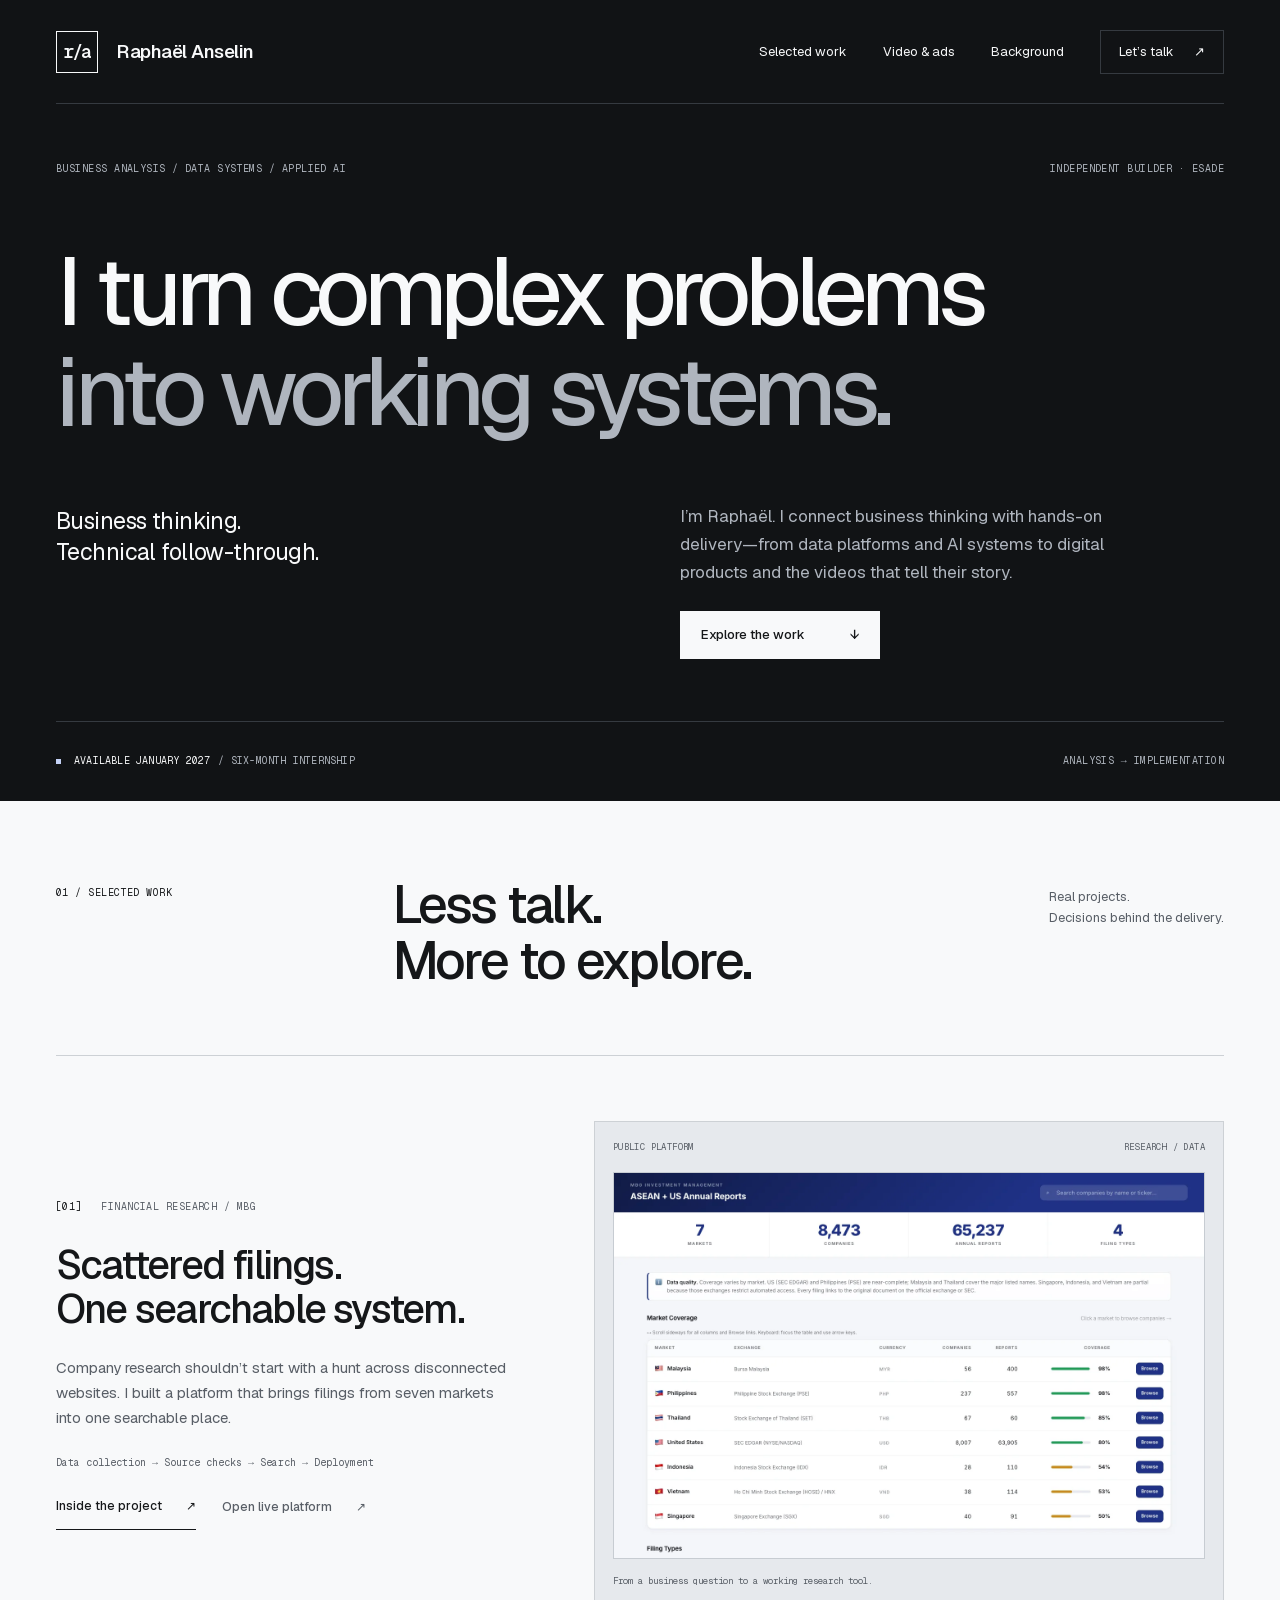
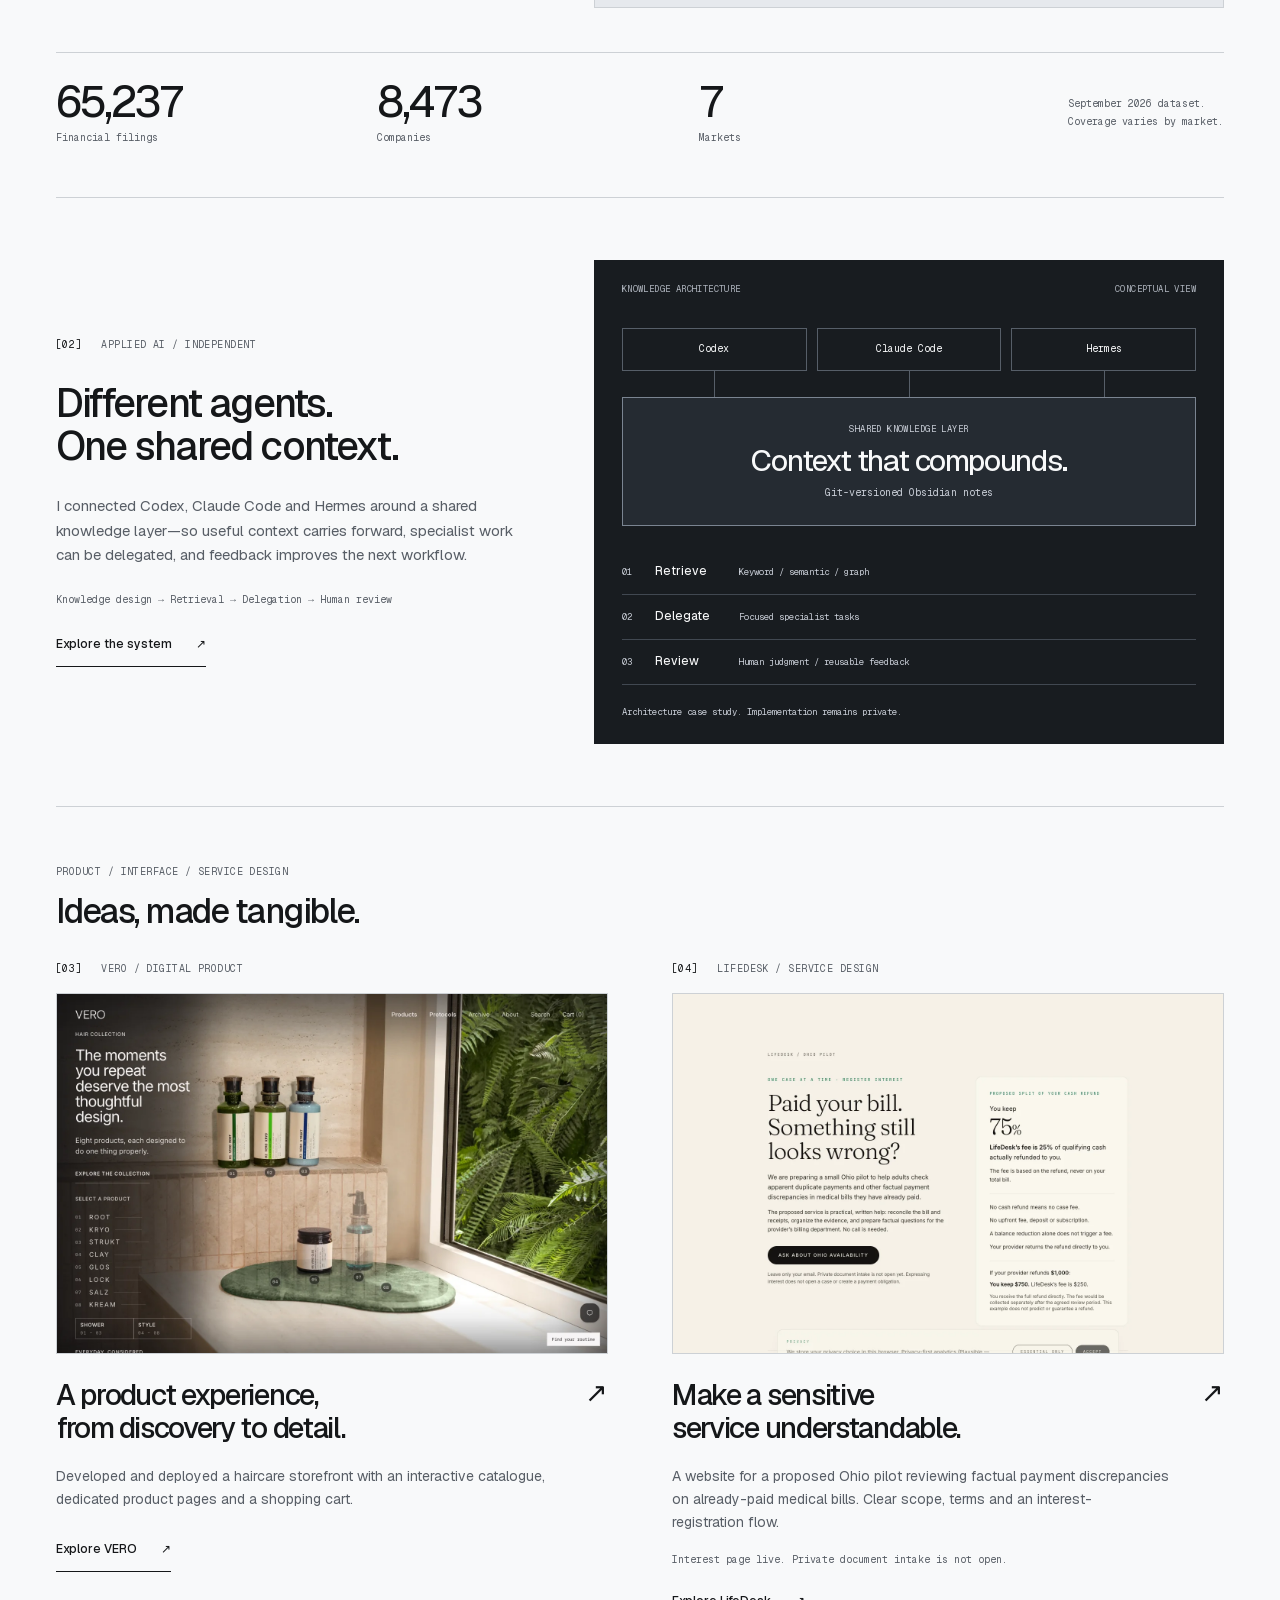
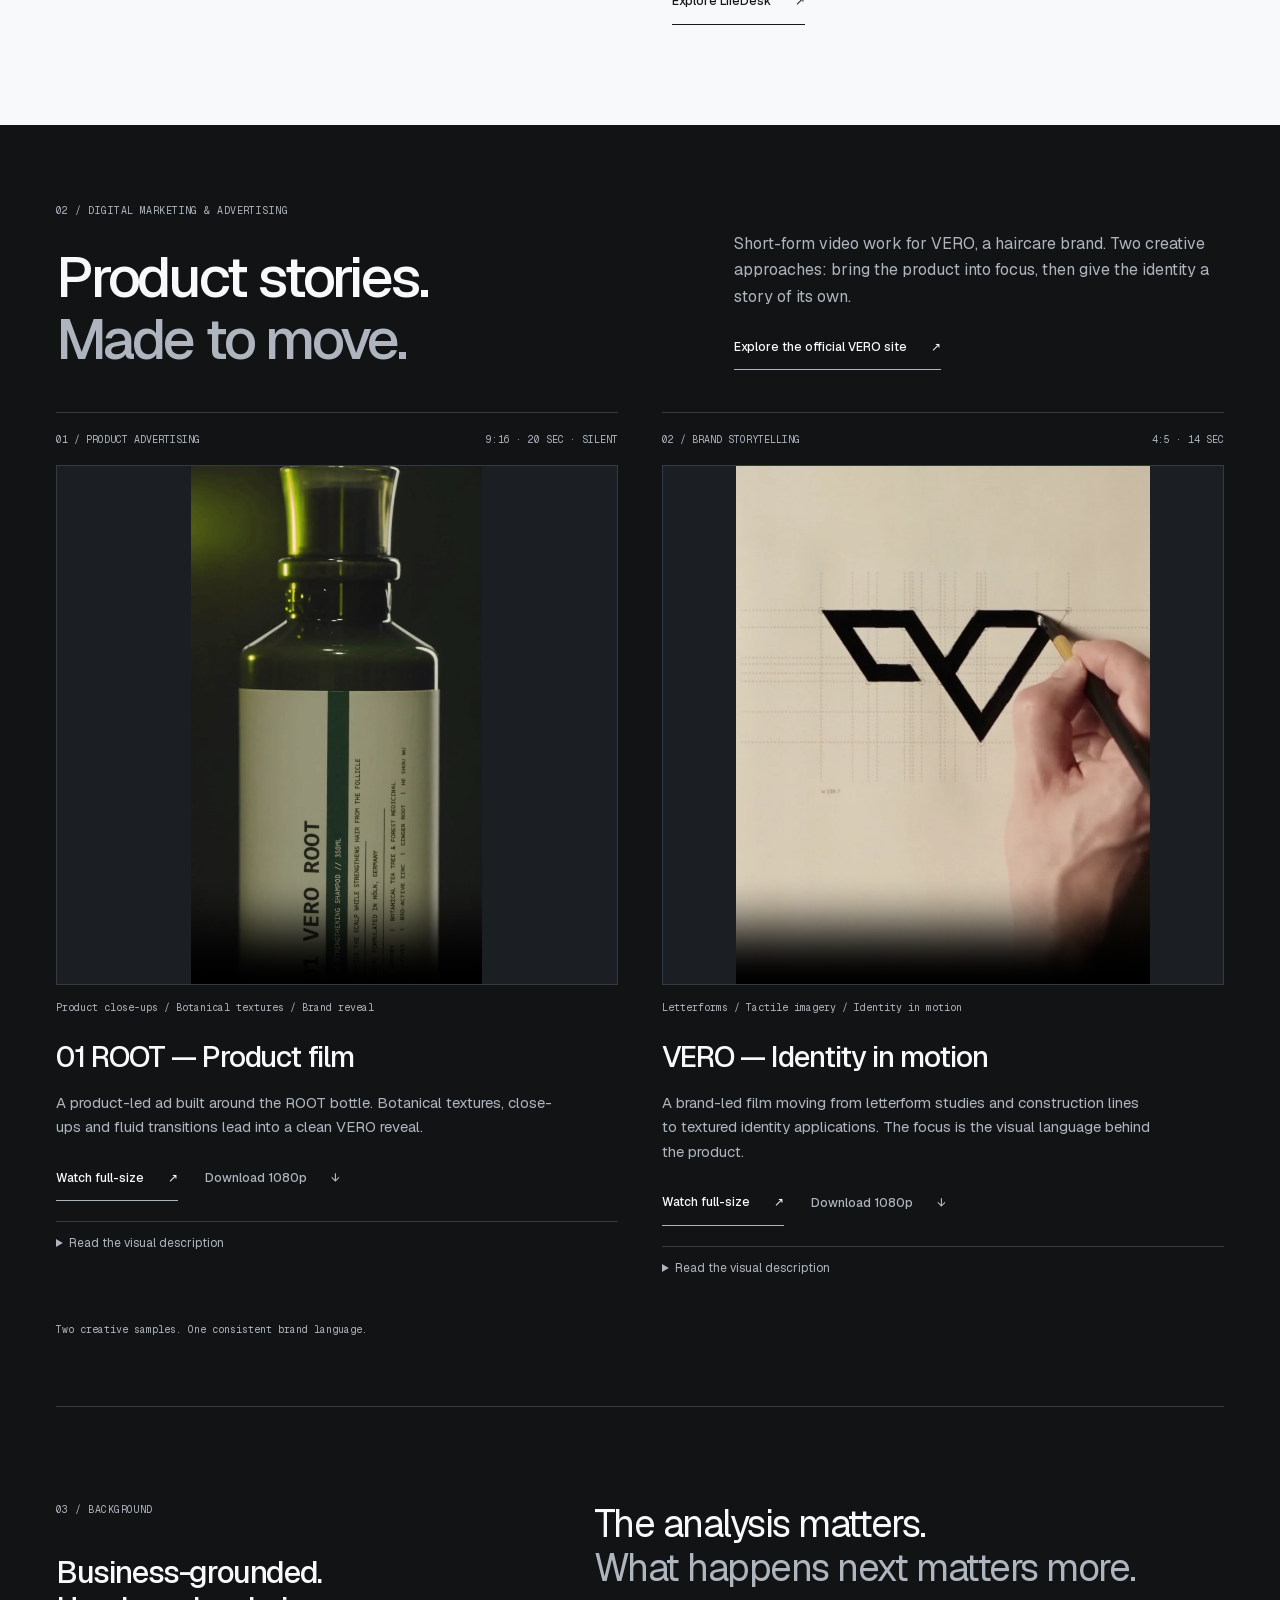
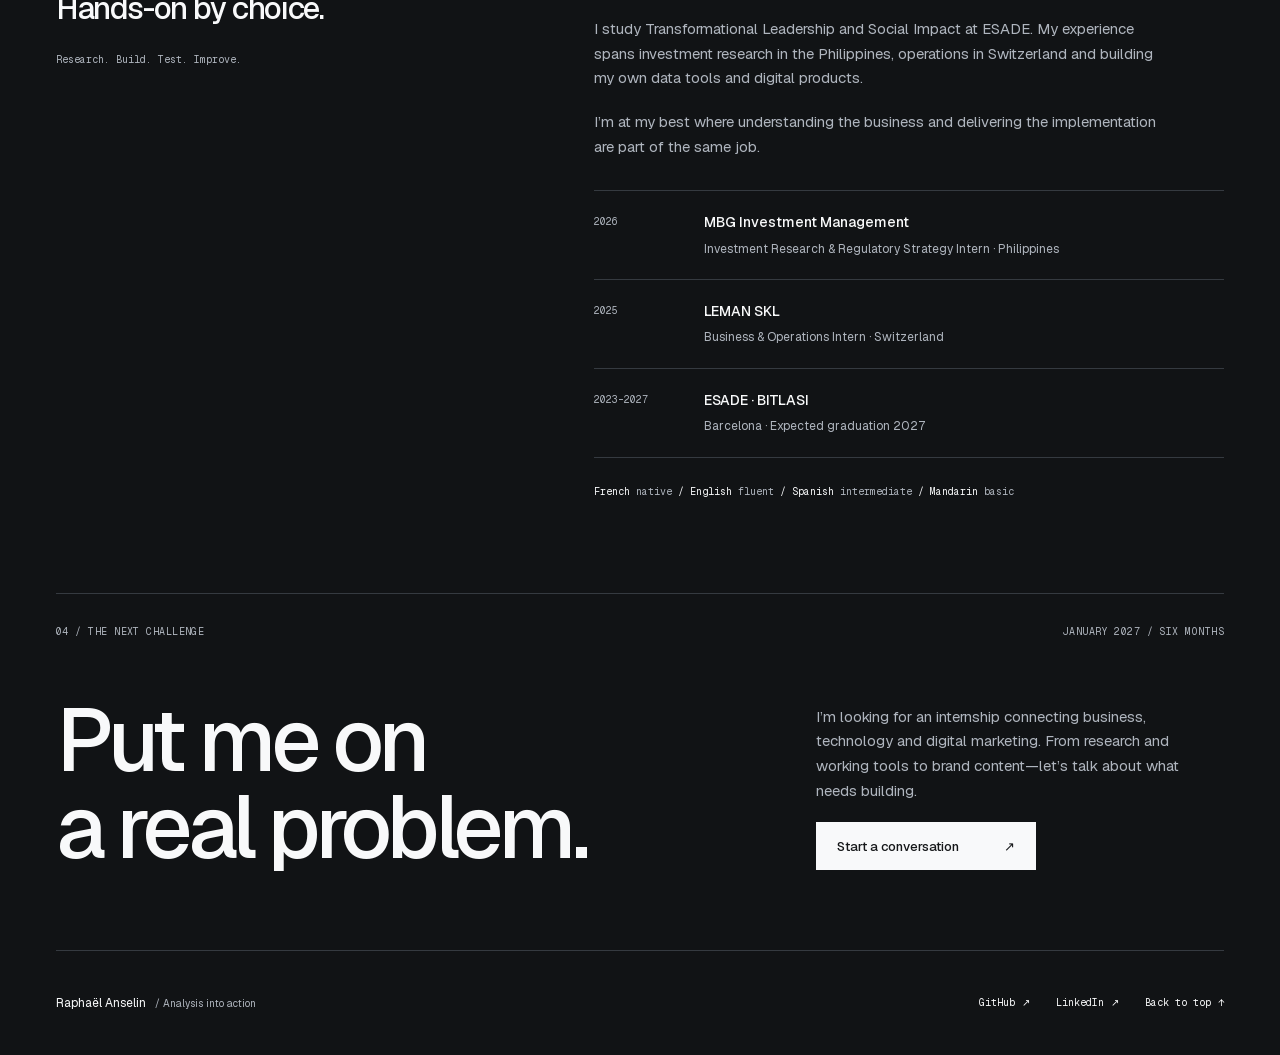
<file: index.html>
<!doctype html>
<html lang="en">
<head>
  <meta charset="utf-8">
  <meta name="viewport" content="width=device-width, initial-scale=1">
  <meta name="theme-color" content="#111315">
  <title>Raphaël Anselin — Analysis into action</title>
  <meta name="description" content="Raphaël Anselin’s work in business analysis, data, applied AI and digital marketing. Explore working products, shared knowledge systems and VERO advertising films.">
  <link rel="canonical" href="https://raphoc-hub.github.io/">
  <meta property="og:type" content="website">
  <meta property="og:title" content="Raphaël Anselin — Analysis into action">
  <meta property="og:description" content="I turn complex problems into working systems—and product ideas into visual stories. Business, data, applied AI and digital marketing.">
  <meta property="og:url" content="https://raphoc-hub.github.io/">
  <meta property="og:image" content="https://raphoc-hub.github.io/assets/og.png">
  <meta property="og:image:width" content="1200"><meta property="og:image:height" content="630">
  <meta property="og:image:alt" content="Raphaël Anselin. Analysis into action. Business, data and applied AI.">
  <meta name="twitter:card" content="summary_large_image">
  <link rel="icon" href="/assets/favicon.svg" type="image/svg+xml">
  <link rel="preload" href="/assets/fonts/geist-latin.woff2" as="font" type="font/woff2" crossorigin>
  <link rel="stylesheet" href="/assets/styles.css">
</head>
<body class="home">
  <a class="skip-link" href="#main">Skip to content</a>
  <header class="site-header page-shell">
    <a class="wordmark" href="/" aria-label="Raphaël Anselin, home"><span class="brand-mark" aria-hidden="true">r/a</span>Raphaël Anselin</a>
    <nav aria-label="Main navigation"><a href="#work">Selected work</a><a href="#motion">Video &amp; ads</a><a href="#about">Background</a><a class="nav-contact" href="#contact">Let’s talk <span aria-hidden="true">↗</span></a></nav>
  </header>
  <main id="main">
    <section class="hero page-shell" aria-labelledby="hero-title">
      <div class="hero-identity"><p class="eyebrow">Business analysis / Data systems / Applied AI</p><p class="eyebrow hero-edition">Independent builder · ESADE</p></div>
      <h1 id="hero-title">I turn complex problems<br><span>into working systems.</span></h1>
      <div class="hero-bottom">
        <p class="hero-statement">Business thinking.<br>Technical follow-through.</p>
        <div class="hero-intro"><p>I’m Raphaël. I connect business thinking with hands-on delivery—from data platforms and AI systems to digital products and the videos that tell their story.</p><a class="button-link" href="#work">Explore the work <span aria-hidden="true">↓</span></a></div>
      </div>
      <div class="hero-footer"><p class="availability"><span class="availability-dot" aria-hidden="true"></span>Available January 2027 <span class="availability-date">/ Six-month internship</span></p><span class="eyebrow">Analysis → Implementation</span></div>
    </section>
    <div class="work-surface">
      <section class="work-section page-shell" id="work" aria-labelledby="work-title">
        <div class="section-heading"><p class="eyebrow">01 / Selected work</p><h2 id="work-title">Less talk.<br>More to explore.</h2><p class="section-note">Real projects. <br>Decisions behind the delivery.</p></div>
        <article class="project project-featured" aria-labelledby="filings-title">
          <div class="project-copy">
            <p class="project-meta"><span class="project-number">[01]</span> Financial research / MBG</p>
            <h3 id="filings-title"><a href="/work/financial-filings/">Scattered filings.<br>One searchable system.</a></h3>
            <p>Company research shouldn’t start with a hunt across disconnected websites. I built a platform that brings filings from seven markets into one searchable place.</p>
            <p class="role-line">Data collection → Source checks → Search → Deployment</p>
            <div class="project-links"><a class="text-link" href="/work/financial-filings/">Inside the project <span aria-hidden="true">↗</span></a><a class="quiet-link" href="https://asean-filings.surge.sh">Open live platform <span aria-hidden="true">↗</span></a></div>
          </div>
          <figure class="project-visual">
            <div class="visual-header"><span class="eyebrow">Public platform</span><span class="eyebrow">Research / Data</span></div>
            <a href="https://asean-filings.surge.sh" aria-label="Explore the live financial-filings platform"><img src="/assets/mbg.webp" alt="Actual public financial-filings platform, with company search and market-level coverage." width="1440" height="940" loading="lazy" decoding="async"></a>
            <figcaption>From a business question to a working research tool.</figcaption>
          </figure>
          <div class="delivery-strip" aria-label="Public dataset coverage"><div><strong>65,237</strong><span>Financial filings</span></div><div><strong>8,473</strong><span>Companies</span></div><div><strong>7</strong><span>Markets</span></div><p>September 2026 dataset. <br>Coverage varies by market.</p></div>
        </article>
        <article class="project project-featured project-ai" aria-labelledby="knowledge-title">
          <div class="project-copy"><p class="project-meta"><span class="project-number">[02]</span> Applied AI / Independent</p><h3 id="knowledge-title"><a href="/work/shared-ai-knowledge/">Different agents.<br>One shared context.</a></h3><p>I connected Codex, Claude Code and Hermes around a shared knowledge layer—so useful context carries forward, specialist work can be delegated, and feedback improves the next workflow.</p><p class="role-line">Knowledge design → Retrieval → Delegation → Human review</p><a class="text-link" href="/work/shared-ai-knowledge/">Explore the system <span aria-hidden="true">↗</span></a></div>
          <div class="knowledge-specimen"><div class="visual-header"><span class="eyebrow">Knowledge architecture</span><span class="eyebrow">Conceptual view</span></div><div class="agent-row"><span>Codex</span><span>Claude Code</span><span>Hermes</span></div><div class="system-core"><span class="eyebrow">Shared knowledge layer</span><strong>Context that compounds.</strong><span>Git-versioned Obsidian notes</span></div><ol class="system-steps"><li><span class="step-number">01</span><strong>Retrieve</strong><span>Keyword / semantic / graph</span></li><li><span class="step-number">02</span><strong>Delegate</strong><span>Focused specialist tasks</span></li><li><span class="step-number">03</span><strong>Review</strong><span>Human judgment / reusable feedback</span></li></ol><p class="specimen-note">Architecture case study. Implementation remains private.</p></div>
        </article>
        <div class="section-subheading"><p class="eyebrow">Product / Interface / Service design</p><h3>Ideas, made tangible.</h3></div>
        <div class="secondary-projects">
          <article class="project-small" aria-labelledby="vero-title"><p class="project-meta"><span class="project-number">[03]</span> VERO / Digital product</p><a class="preview-link" href="https://verolab.co" aria-label="Explore VERO’s live storefront"><img src="/assets/vero.webp" alt="VERO’s live haircare storefront with product catalogue, product pages and cart." width="1440" height="940" loading="lazy" decoding="async"></a><div class="project-small-heading"><h3 id="vero-title">A product experience,<br>from discovery to detail.</h3><span aria-hidden="true">↗</span></div><p>Developed and deployed a haircare storefront with an interactive catalogue, dedicated product pages and a shopping cart.</p><a class="text-link" href="https://verolab.co">Explore VERO <span aria-hidden="true">↗</span></a></article>
          <article class="project-small" aria-labelledby="lifedesk-title"><p class="project-meta"><span class="project-number">[04]</span> LifeDesk / Service design</p><a class="preview-link" href="https://getlifedesk.com" aria-label="Visit LifeDesk’s public pilot interest page"><img src="/assets/lifedesk.webp" alt="LifeDesk’s public Ohio pilot interest page, explaining payment-discrepancy reviews and proposed service terms." width="1440" height="940" loading="lazy" decoding="async"></a><div class="project-small-heading"><h3 id="lifedesk-title">Make a sensitive<br>service understandable.</h3><span aria-hidden="true">↗</span></div><p>A website for a proposed Ohio pilot reviewing factual payment discrepancies on already-paid medical bills. Clear scope, terms and an interest-registration flow.</p><p class="project-status">Interest page live. Private document intake is not open.</p><a class="text-link" href="https://getlifedesk.com">Explore LifeDesk <span aria-hidden="true">↗</span></a></article>
        </div>
      </section>
    </div>
    <section class="motion-section page-shell" id="motion" aria-labelledby="motion-title">
      <div class="motion-heading">
        <div><p class="eyebrow">02 / Digital marketing &amp; advertising</p><h2 id="motion-title">Product stories.<br><span>Made to move.</span></h2></div>
        <div class="motion-intro"><p>Short-form video work for VERO, a haircare brand. Two creative approaches: bring the product into focus, then give the identity a story of its own.</p><a class="text-link" href="https://verolab.co">Explore the official VERO site <span aria-hidden="true">↗</span></a></div>
      </div>
      <div class="film-grid">
        <article class="film" aria-labelledby="film-product-title">
          <div class="film-meta"><span>01 / Product advertising</span><span>9:16 · 20 sec · Silent</span></div>
          <figure class="film-figure">
            <div class="film-stage"><video controls playsinline preload="none" width="720" height="1280" poster="/assets/video/vero-1-1.webp" aria-labelledby="film-product-title" aria-describedby="film-product-caption"><source src="/assets/video/vero-1-1-compatible.mp4" type="video/mp4"><track kind="descriptions" src="/assets/video/vero-1-1.vtt" srclang="en" label="English visual description">Your browser cannot play this video. <a href="/assets/video/vero-1-1-compatible.mp4">Open the ROOT product film</a>.</video></div>
            <figcaption id="film-product-caption">Product close-ups / Botanical textures / Brand reveal</figcaption>
          </figure>
          <h3 id="film-product-title">01 ROOT — Product film</h3>
          <p>A product-led ad built around the ROOT bottle. Botanical textures, close-ups and fluid transitions lead into a clean VERO reveal.</p>
          <div class="film-links"><a class="text-link" href="/assets/video/vero-1-1-compatible.mp4">Watch full-size <span aria-hidden="true">↗</span></a><a class="quiet-link" href="/assets/video/vero-1-1.mp4" download="VERO-ROOT-Product-Film.mp4">Download 1080p <span aria-hidden="true">↓</span></a></div>
          <details class="film-description"><summary>Read the visual description</summary><p>A green ROOT bottle appears behind a translucent circular shape. Leaf and seed-like textures alternate with product close-ups, circular crops and motion-blurred transitions. A final overhead composition gives way to the VERO wordmark. This film has no audio track.</p></details>
        </article>
        <article class="film" aria-labelledby="film-identity-title">
          <div class="film-meta"><span>02 / Brand storytelling</span><span>4:5 · 14 sec</span></div>
          <figure class="film-figure">
            <div class="film-stage"><video controls playsinline preload="none" width="720" height="900" poster="/assets/video/vero-1-2.webp" aria-labelledby="film-identity-title" aria-describedby="film-identity-caption"><source src="/assets/video/vero-1-2-compatible.mp4" type="video/mp4"><track kind="descriptions" src="/assets/video/vero-1-2.vtt" srclang="en" label="English visual description">Your browser cannot play this video. <a href="/assets/video/vero-1-2-compatible.mp4">Open the VERO identity film</a>.</video></div>
            <figcaption id="film-identity-caption">Letterforms / Tactile imagery / Identity in motion</figcaption>
          </figure>
          <h3 id="film-identity-title">VERO — Identity in motion</h3>
          <p>A brand-led film moving from letterform studies and construction lines to textured identity applications. The focus is the visual language behind the product.</p>
          <div class="film-links"><a class="text-link" href="/assets/video/vero-1-2-compatible.mp4">Watch full-size <span aria-hidden="true">↗</span></a><a class="quiet-link" href="/assets/video/vero-1-2.mp4" download="VERO-Identity-in-Motion.mp4">Download 1080p <span aria-hidden="true">↓</span></a></div>
          <details class="film-description"><summary>Read the visual description</summary><p>Large VERO letterforms appear on drafting paper, followed by a grid of individual letters and hands over a design sheet. The wordmark is shown on textured paper. A geometric monogram develops through construction drawings, then appears on fabric before the film closes on the VERO wordmark.</p></details>
        </article>
      </div>
      <p class="motion-note">Two creative samples. One consistent brand language.</p>
    </section>
    <section class="about-section page-shell" id="about" aria-labelledby="about-title">
      <div class="section-side"><p class="eyebrow">03 / Background</p><h2 id="about-title">Business-grounded.<br>Hands-on by choice.</h2><p class="side-note">Research. Build. Test. Improve.</p></div>
      <div class="about-content"><p class="about-lead">The analysis matters.<br><span>What happens next matters more.</span></p><p>I study Transformational Leadership and Social Impact at ESADE. My experience spans investment research in the Philippines, operations in Switzerland and building my own data tools and digital products.</p><p>I’m at my best where understanding the business and delivering the implementation are part of the same job.</p><dl class="experience-list"><div><dt>2026</dt><dd><strong>MBG Investment Management</strong><span>Investment Research &amp; Regulatory Strategy Intern · Philippines</span></dd></div><div><dt>2025</dt><dd><strong>LEMAN SKL</strong><span>Business &amp; Operations Intern · Switzerland</span></dd></div><div><dt>2023–2027</dt><dd><strong>ESADE · BITLASI</strong><span>Barcelona · Expected graduation 2027</span></dd></div></dl><p class="language-note">French <span>native</span> / English <span>fluent</span> / Spanish <span>intermediate</span> / Mandarin <span>basic</span></p></div>
    </section>
    <section class="contact-section page-shell" id="contact" aria-labelledby="contact-title"><div class="contact-top"><p class="eyebrow">04 / The next challenge</p><p class="eyebrow">January 2027 / Six months</p></div><div class="contact-grid"><h2 id="contact-title">Put me on<br>a real problem.</h2><div><p>I’m looking for an internship connecting business, technology and digital marketing. From research and working tools to brand content—let’s talk about what needs building.</p><a class="button-link" href="https://www.linkedin.com/in/raphaëlanselin">Start a conversation <span aria-hidden="true">↗</span></a></div></div></section>
  </main>
  <footer class="site-footer page-shell"><p>Raphaël Anselin <span>/ Analysis into action</span></p><div><a href="https://github.com/raphoc-hub">GitHub <span aria-hidden="true">↗</span></a><a href="https://www.linkedin.com/in/raphaëlanselin">LinkedIn <span aria-hidden="true">↗</span></a><a href="#main">Back to top <span aria-hidden="true">↑</span></a></div></footer>
</body>
</html>
</file>
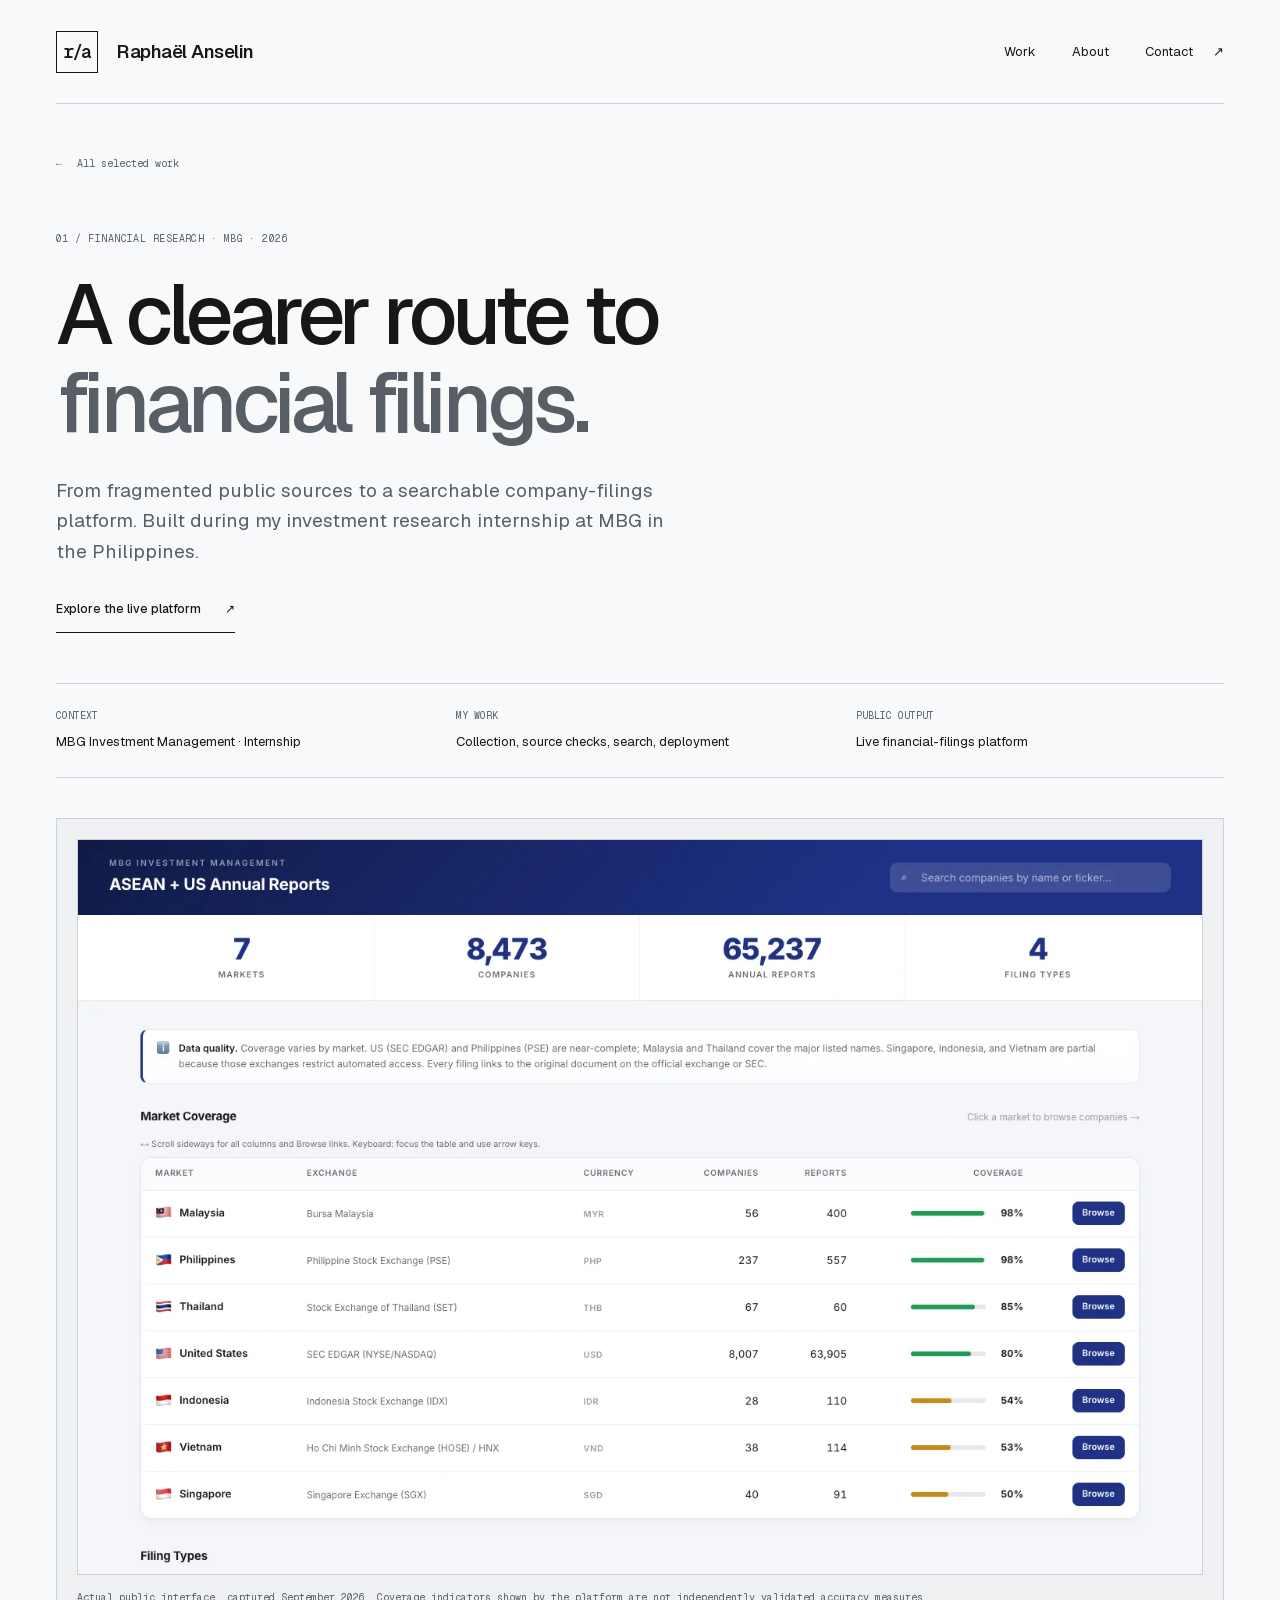
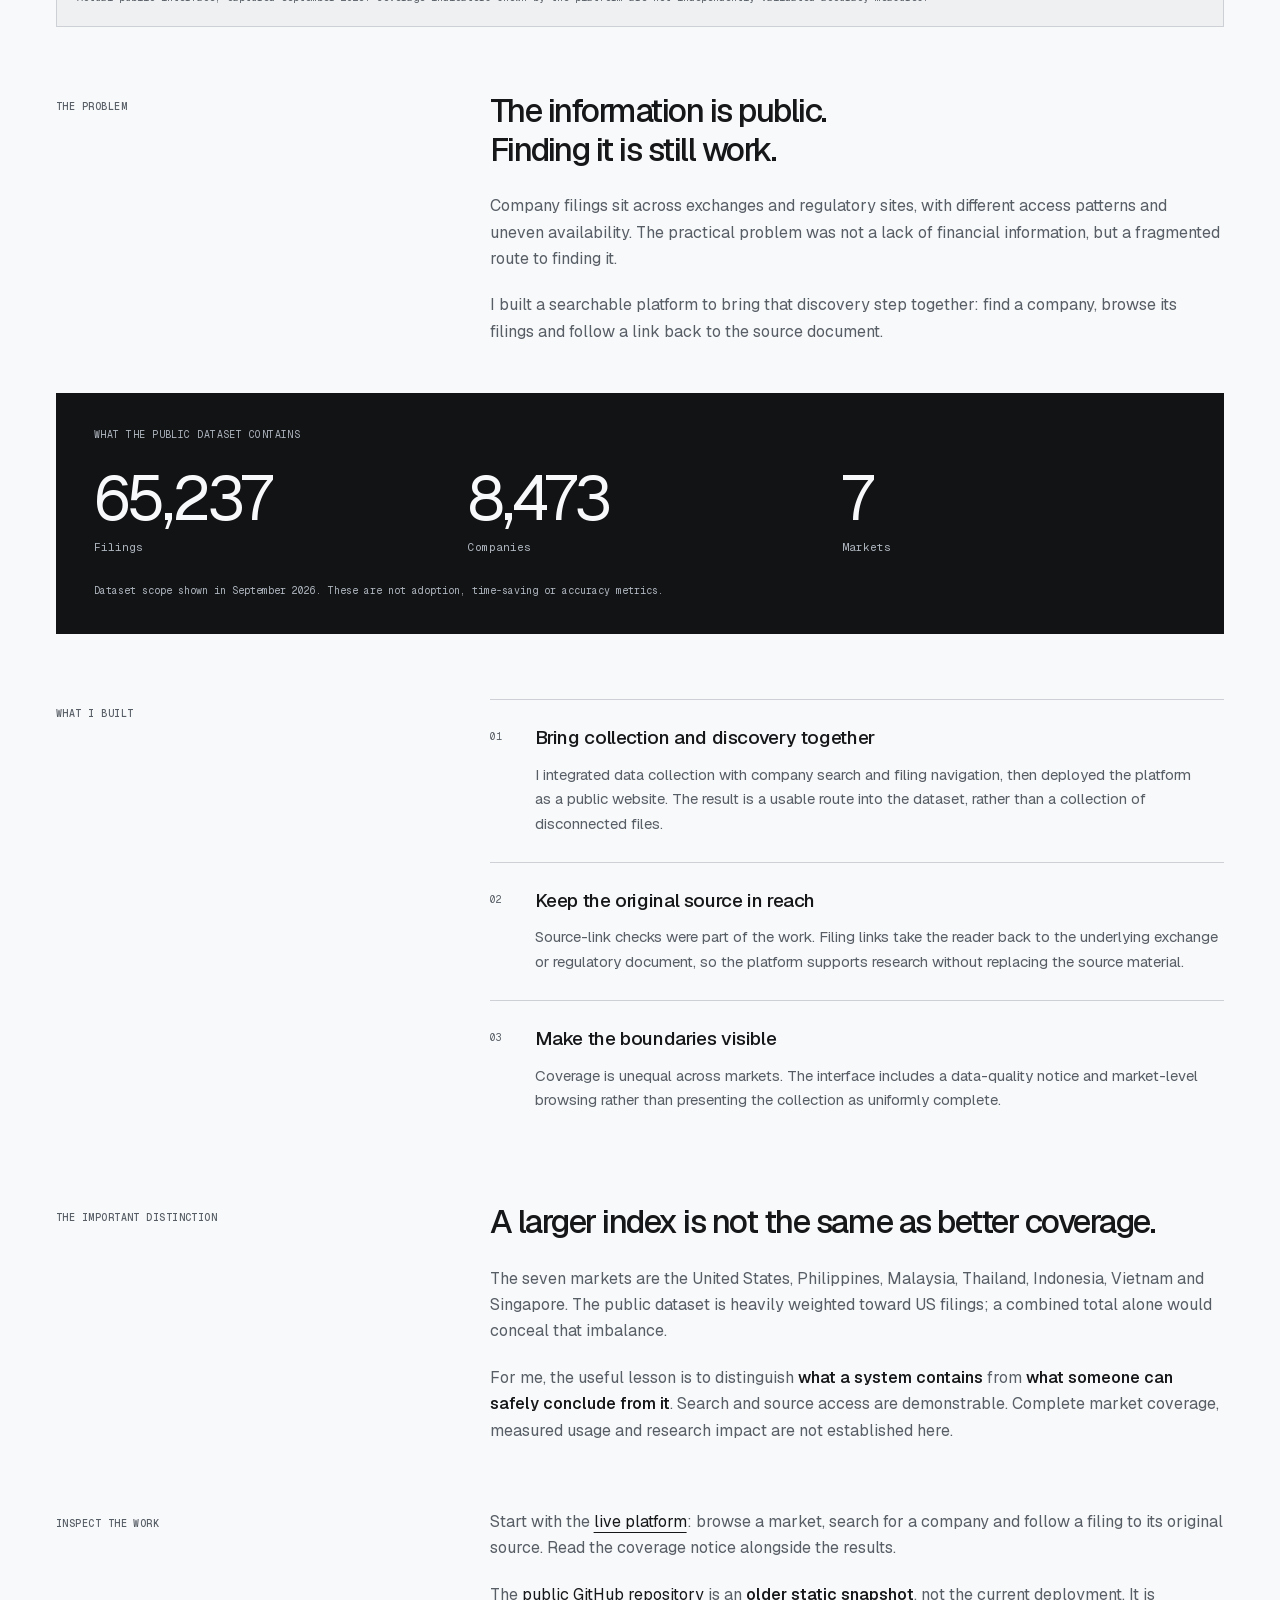
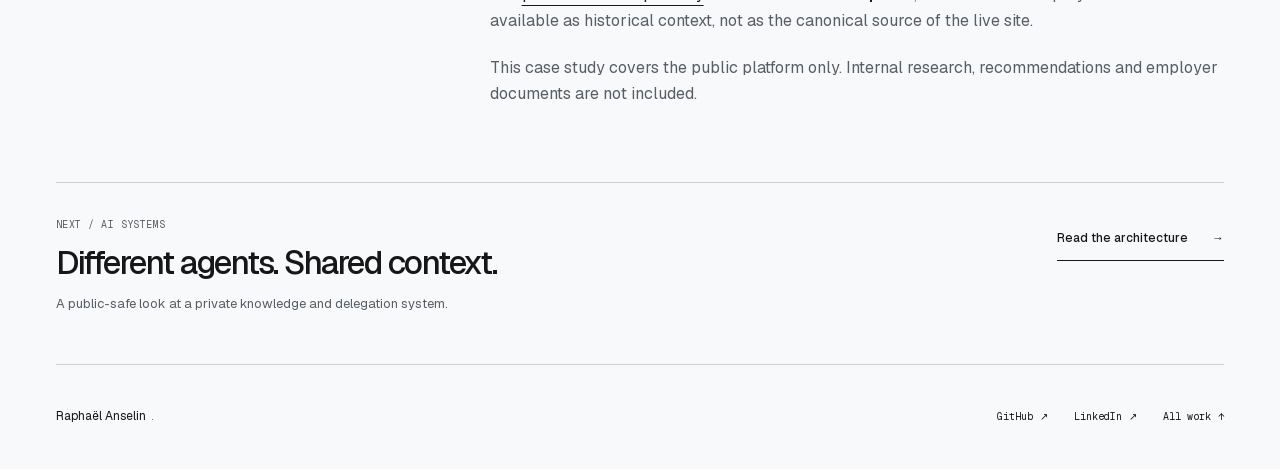
<file: work/financial-filings/index.html>
<!doctype html>
<html lang="en">
<head>
  <meta charset="utf-8">
  <meta name="viewport" content="width=device-width, initial-scale=1">
  <meta name="theme-color" content="#111315">
  <title>Financial filings — Raphaël Anselin</title>
  <meta name="description" content="A searchable financial-filings platform built during an MBG internship. Data collection, source-link checks and company search across seven markets.">
  <link rel="canonical" href="https://raphoc-hub.github.io/work/financial-filings/">
  <meta property="og:type" content="article">
  <meta property="og:title" content="A clearer route to financial filings — Raphaël Anselin">
  <meta property="og:description" content="Turning fragmented public financial information into a searchable platform, with source links and explicit coverage limits.">
  <meta property="og:url" content="https://raphoc-hub.github.io/work/financial-filings/">
  <meta property="og:image" content="https://raphoc-hub.github.io/assets/og.png">
  <meta property="og:image:width" content="1200">
  <meta property="og:image:height" content="630">
  <meta property="og:image:alt" content="Raphaël Anselin. Business, data and applied AI.">
  <meta name="twitter:card" content="summary_large_image">
  <link rel="icon" href="/assets/favicon.svg" type="image/svg+xml">
  <link rel="preload" href="/assets/fonts/geist-latin.woff2" as="font" type="font/woff2" crossorigin>
  <link rel="stylesheet" href="/assets/styles.css">
</head>
<body>
  <a class="skip-link" href="#main">Skip to content</a>
  <div class="page-shell">
    <header class="site-header">
      <a class="wordmark" href="/" aria-label="Raphaël Anselin, home"><span class="brand-mark" aria-hidden="true">r/a</span>Raphaël Anselin</a>
      <nav aria-label="Main navigation"><a href="/#work">Work</a><a href="/#about">About</a><a href="/#contact">Contact <span aria-hidden="true">↗</span></a></nav>
    </header>
    <main id="main">
      <header class="case-header">
        <a class="breadcrumb" href="/#work"><span aria-hidden="true">←</span> All selected work</a>
        <p class="eyebrow">01 / Financial research · MBG · 2026</p>
        <h1>A clearer route to<br><em>financial filings.</em></h1>
        <p class="case-deck">From fragmented public sources to a searchable company-filings platform. Built during my investment research internship at MBG in the Philippines.</p>
        <a class="text-link" href="https://asean-filings.surge.sh">Explore the live platform <span aria-hidden="true">↗</span></a>
      </header>
      <dl class="case-facts">
        <div><dt>Context</dt><dd>MBG Investment Management · Internship</dd></div>
        <div><dt>My work</dt><dd>Collection, source checks, search, deployment</dd></div>
        <div><dt>Public output</dt><dd>Live financial-filings platform</dd></div>
      </dl>

      <figure class="product-figure">
        <a href="https://asean-filings.surge.sh" aria-label="Open the live financial-filings platform"><img src="/assets/mbg.webp" alt="The public ASEAN and US annual-reports platform, showing company search, dataset totals and a seven-market coverage table." width="1440" height="940" loading="lazy" decoding="async"></a>
        <figcaption>Actual public interface, captured September 2026. Coverage indicators shown by the platform are not independently validated accuracy measures.</figcaption>
      </figure>

      <section class="case-section" aria-labelledby="problem-title">
        <h2 id="problem-title">The problem</h2>
        <div class="case-content">
          <h3>The information is public.<br>Finding it is still work.</h3>
          <p>Company filings sit across exchanges and regulatory sites, with different access patterns and uneven availability. The practical problem was not a lack of financial information, but a fragmented route to finding it.</p>
          <p>I built a searchable platform to bring that discovery step together: find a company, browse its filings and follow a link back to the source document.</p>
        </div>
      </section>

      <div class="case-measures" aria-label="Public dataset scope">
        <p class="eyebrow">What the public dataset contains</p>
        <dl class="measure-grid">
          <div><dt>Filings</dt><dd>65,237</dd></div>
          <div><dt>Companies</dt><dd>8,473</dd></div>
          <div><dt>Markets</dt><dd>7</dd></div>
        </dl>
        <p>Dataset scope shown in September 2026. These are not adoption, time-saving or accuracy metrics.</p>
      </div>

      <section class="case-section" aria-labelledby="built-title">
        <h2 id="built-title">What I built</h2>
        <div class="case-content">
          <ol class="decision-list">
            <li><h3>Bring collection and discovery together</h3><p>I integrated data collection with company search and filing navigation, then deployed the platform as a public website. The result is a usable route into the dataset, rather than a collection of disconnected files.</p></li>
            <li><h3>Keep the original source in reach</h3><p>Source-link checks were part of the work. Filing links take the reader back to the underlying exchange or regulatory document, so the platform supports research without replacing the source material.</p></li>
            <li><h3>Make the boundaries visible</h3><p>Coverage is unequal across markets. The interface includes a data-quality notice and market-level browsing rather than presenting the collection as uniformly complete.</p></li>
          </ol>
        </div>
      </section>

      <section class="case-section" aria-labelledby="judgment-title">
        <h2 id="judgment-title">The important distinction</h2>
        <div class="case-content">
          <h3>A larger index is not the same as better coverage.</h3>
          <p>The seven markets are the United States, Philippines, Malaysia, Thailand, Indonesia, Vietnam and Singapore. The public dataset is heavily weighted toward US filings; a combined total alone would conceal that imbalance.</p>
          <p>For me, the useful lesson is to distinguish <strong>what a system contains</strong> from <strong>what someone can safely conclude from it</strong>. Search and source access are demonstrable. Complete market coverage, measured usage and research impact are not established here.</p>
        </div>
      </section>

      <section class="case-section" aria-labelledby="inspect-title">
        <h2 id="inspect-title">Inspect the work</h2>
        <div class="case-content">
          <p>Start with the <a href="https://asean-filings.surge.sh">live platform</a>: browse a market, search for a company and follow a filing to its original source. Read the coverage notice alongside the results.</p>
          <p>The <a href="https://github.com/raphoc-hub/asean-annual-reports">public GitHub repository</a> is an <strong>older static snapshot</strong>, not the current deployment. It is available as historical context, not as the canonical source of the live site.</p>
          <p>This case study covers the public platform only. Internal research, recommendations and employer documents are not included.</p>
        </div>
      </section>

      <aside class="case-ending" aria-label="Next case study">
        <div><p class="eyebrow">Next / AI systems</p><h2>Different agents. Shared context.</h2><p>A public-safe look at a private knowledge and delegation system.</p></div>
        <a class="text-link" href="/work/shared-ai-knowledge/">Read the architecture <span aria-hidden="true">→</span></a>
      </aside>
    </main>
    <footer class="site-footer">
      <p>Raphaël Anselin<span aria-hidden="true">.</span></p>
      <div><a href="https://github.com/raphoc-hub">GitHub <span aria-hidden="true">↗</span></a><a href="https://www.linkedin.com/in/raphaëlanselin">LinkedIn <span aria-hidden="true">↗</span></a><a href="/#work">All work <span aria-hidden="true">↑</span></a></div>
    </footer>
  </div>
</body>
</html>
</file>
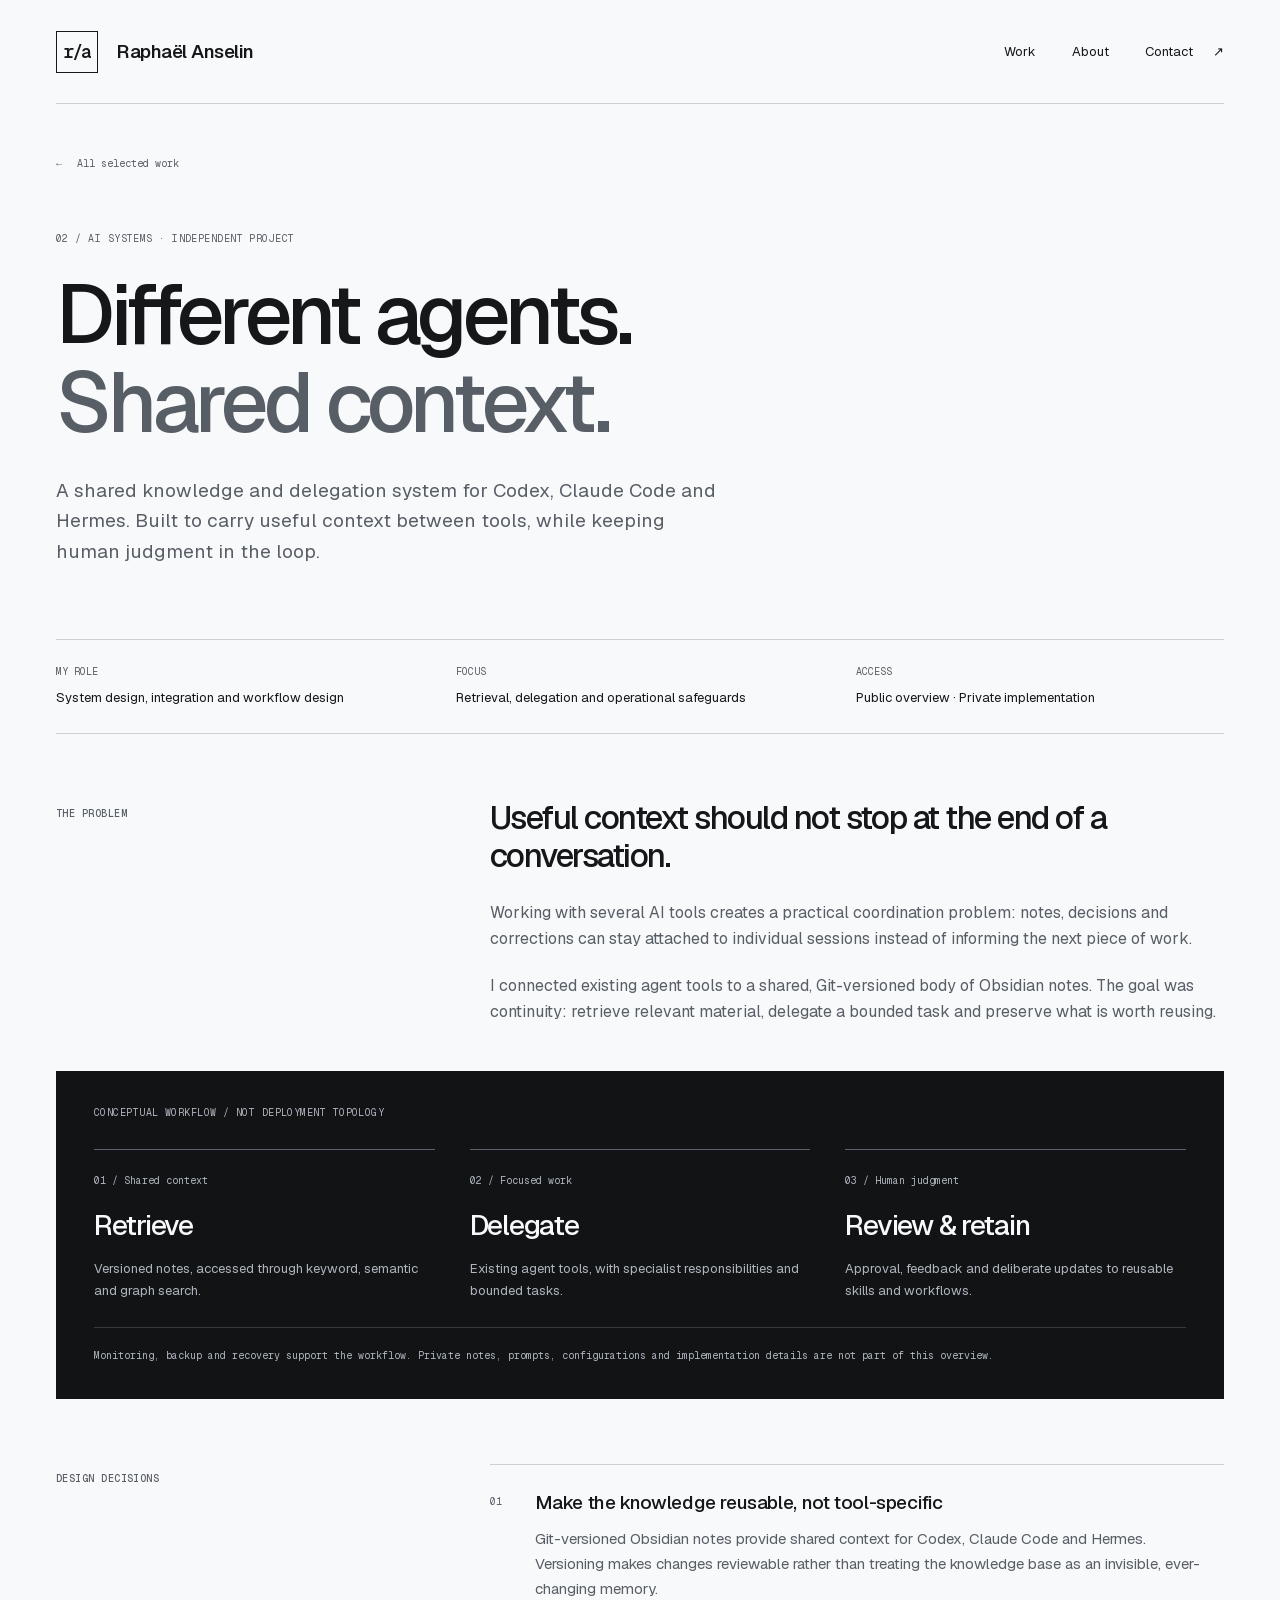
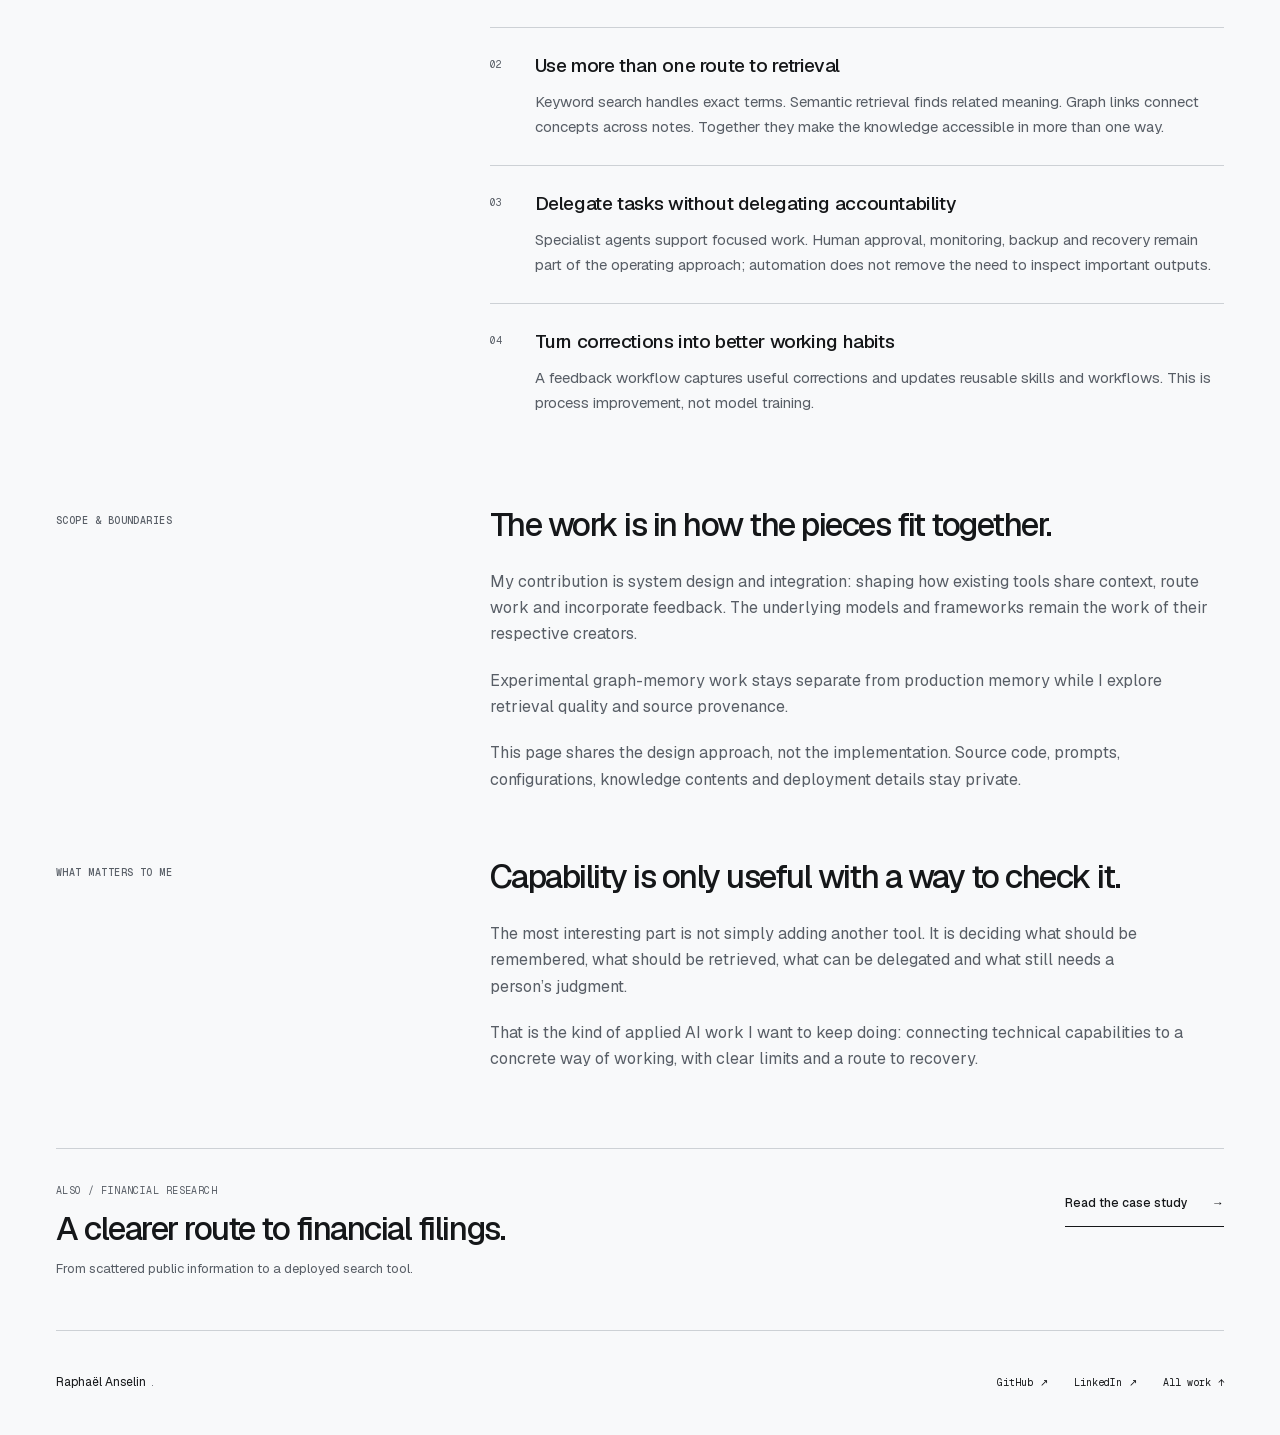
<file: work/shared-ai-knowledge/index.html>
<!doctype html>
<html lang="en">
<head>
  <meta charset="utf-8">
  <meta name="viewport" content="width=device-width, initial-scale=1">
  <meta name="theme-color" content="#111315">
  <title>Shared AI knowledge — Raphaël Anselin</title>
  <meta name="description" content="A public-safe architecture overview of a private AI knowledge system: shared context, specialist delegation, human approval and reusable feedback.">
  <link rel="canonical" href="https://raphoc-hub.github.io/work/shared-ai-knowledge/">
  <meta property="og:type" content="article">
  <meta property="og:title" content="Different agents. Shared context. — Raphaël Anselin">
  <meta property="og:description" content="Integrating existing AI tools around shared knowledge and human judgment. A high-level architecture case study, not a source release.">
  <meta property="og:url" content="https://raphoc-hub.github.io/work/shared-ai-knowledge/">
  <meta property="og:image" content="https://raphoc-hub.github.io/assets/og.png">
  <meta property="og:image:width" content="1200">
  <meta property="og:image:height" content="630">
  <meta property="og:image:alt" content="Raphaël Anselin. Business, data and applied AI.">
  <meta name="twitter:card" content="summary_large_image">
  <link rel="icon" href="/assets/favicon.svg" type="image/svg+xml">
  <link rel="preload" href="/assets/fonts/geist-latin.woff2" as="font" type="font/woff2" crossorigin>
  <link rel="stylesheet" href="/assets/styles.css">
</head>
<body>
  <a class="skip-link" href="#main">Skip to content</a>
  <div class="page-shell">
    <header class="site-header">
      <a class="wordmark" href="/" aria-label="Raphaël Anselin, home"><span class="brand-mark" aria-hidden="true">r/a</span>Raphaël Anselin</a>
      <nav aria-label="Main navigation"><a href="/#work">Work</a><a href="/#about">About</a><a href="/#contact">Contact <span aria-hidden="true">↗</span></a></nav>
    </header>
    <main id="main">
      <header class="case-header">
        <a class="breadcrumb" href="/#work"><span aria-hidden="true">←</span> All selected work</a>
        <p class="eyebrow">02 / AI systems · Independent project</p>
        <h1>Different agents.<br><em>Shared context.</em></h1>
        <p class="case-deck">A shared knowledge and delegation system for Codex, Claude Code and Hermes. Built to carry useful context between tools, while keeping human judgment in the loop.</p>
      </header>
      <dl class="case-facts">
        <div><dt>My role</dt><dd>System design, integration and workflow design</dd></div>
        <div><dt>Focus</dt><dd>Retrieval, delegation and operational safeguards</dd></div>
        <div><dt>Access</dt><dd>Public overview · Private implementation</dd></div>
      </dl>

      <section class="case-section" aria-labelledby="problem-title">
        <h2 id="problem-title">The problem</h2>
        <div class="case-content">
          <h3>Useful context should not stop at the end of a conversation.</h3>
          <p>Working with several AI tools creates a practical coordination problem: notes, decisions and corrections can stay attached to individual sessions instead of informing the next piece of work.</p>
          <p>I connected existing agent tools to a shared, Git-versioned body of Obsidian notes. The goal was continuity: retrieve relevant material, delegate a bounded task and preserve what is worth reusing.</p>
        </div>
      </section>

      <figure class="architecture">
        <figcaption class="eyebrow">Conceptual workflow / Not deployment topology</figcaption>
        <ol class="architecture-flow">
          <li><span>01 / Shared context</span><h3>Retrieve</h3><p>Versioned notes, accessed through keyword, semantic and graph search.</p></li>
          <li><span>02 / Focused work</span><h3>Delegate</h3><p>Existing agent tools, with specialist responsibilities and bounded tasks.</p></li>
          <li><span>03 / Human judgment</span><h3>Review &amp; retain</h3><p>Approval, feedback and deliberate updates to reusable skills and workflows.</p></li>
        </ol>
        <p class="architecture-note">Monitoring, backup and recovery support the workflow. Private notes, prompts, configurations and implementation details are not part of this overview.</p>
      </figure>

      <section class="case-section" aria-labelledby="decisions-title">
        <h2 id="decisions-title">Design decisions</h2>
        <div class="case-content">
          <ol class="decision-list">
            <li><h3>Make the knowledge reusable, not tool-specific</h3><p>Git-versioned Obsidian notes provide shared context for Codex, Claude Code and Hermes. Versioning makes changes reviewable rather than treating the knowledge base as an invisible, ever-changing memory.</p></li>
            <li><h3>Use more than one route to retrieval</h3><p>Keyword search handles exact terms. Semantic retrieval finds related meaning. Graph links connect concepts across notes. Together they make the knowledge accessible in more than one way.</p></li>
            <li><h3>Delegate tasks without delegating accountability</h3><p>Specialist agents support focused work. Human approval, monitoring, backup and recovery remain part of the operating approach; automation does not remove the need to inspect important outputs.</p></li>
            <li><h3>Turn corrections into better working habits</h3><p>A feedback workflow captures useful corrections and updates reusable skills and workflows. This is process improvement, not model training.</p></li>
          </ol>
        </div>
      </section>

      <section class="case-section" aria-labelledby="boundaries-title">
        <h2 id="boundaries-title">Scope &amp; boundaries</h2>
        <div class="case-content">
          <h3>The work is in how the pieces fit together.</h3>
          <p>My contribution is system design and integration: shaping how existing tools share context, route work and incorporate feedback. The underlying models and frameworks remain the work of their respective creators.</p>
          <p>Experimental graph-memory work stays separate from production memory while I explore retrieval quality and source provenance.</p>
          <p>This page shares the design approach, not the implementation. Source code, prompts, configurations, knowledge contents and deployment details stay private.</p>
        </div>
      </section>

      <section class="case-section" aria-labelledby="lesson-title">
        <h2 id="lesson-title">What matters to me</h2>
        <div class="case-content">
          <h3>Capability is only useful with a way to check it.</h3>
          <p>The most interesting part is not simply adding another tool. It is deciding what should be remembered, what should be retrieved, what can be delegated and what still needs a person’s judgment.</p>
          <p>That is the kind of applied AI work I want to keep doing: connecting technical capabilities to a concrete way of working, with clear limits and a route to recovery.</p>
        </div>
      </section>

      <aside class="case-ending" aria-label="Next case study">
        <div><p class="eyebrow">Also / Financial research</p><h2>A clearer route to financial filings.</h2><p>From scattered public information to a deployed search tool.</p></div>
        <a class="text-link" href="/work/financial-filings/">Read the case study <span aria-hidden="true">→</span></a>
      </aside>
    </main>
    <footer class="site-footer">
      <p>Raphaël Anselin<span aria-hidden="true">.</span></p>
      <div><a href="https://github.com/raphoc-hub">GitHub <span aria-hidden="true">↗</span></a><a href="https://www.linkedin.com/in/raphaëlanselin">LinkedIn <span aria-hidden="true">↗</span></a><a href="/#work">All work <span aria-hidden="true">↑</span></a></div>
    </footer>
  </div>
</body>
</html>
</file>
<file: assets/styles.css>
@font-face{font-family:Geist;src:url('fonts/geist-latin.woff2') format('woff2');font-weight:100 900;font-style:normal;font-display:swap}
@font-face{font-family:'Geist Mono';src:url('fonts/geist-mono-latin.woff2') format('woff2');font-weight:100 900;font-style:normal;font-display:swap}
:root{color-scheme:light;--paper:#f8f9fa;--ink:#151719;--muted:#585e66;--line:#cdd1d5;--surface:#eef0f2;--dark:#111315;--dark-muted:#afb5be;--dark-line:#353a40;--accent:#c4d1f5;--sans:Geist,Arial,sans-serif;--mono:'Geist Mono',ui-monospace,monospace}
*,*::before,*::after{box-sizing:border-box}
html{scroll-behavior:smooth;scroll-padding-top:28px}
body{margin:0;background:var(--paper);color:var(--ink);font-family:var(--sans);font-size:16px;line-height:1.65;-webkit-font-smoothing:antialiased}
::selection{background:#c4d1f5;color:#111315}
a{color:inherit;text-underline-offset:5px;text-decoration-thickness:1px}
a:hover{text-decoration-color:currentColor}
a:focus-visible{outline:2px solid currentColor;outline-offset:5px}
button,input,select,textarea{font:inherit}
h1,h2,h3,p{margin-top:0}
h1,h2,h3{font-weight:500;letter-spacing:-.045em;line-height:1.08}
h1,h2,h3,p{overflow-wrap:break-word}
p{margin-bottom:1.25em;text-wrap:pretty}
em{font-style:normal;font-weight:inherit;color:var(--muted)}
img,svg{max-width:100%;height:auto}
img{display:block}
.page-shell{width:min(1312px,calc(100% - 112px));margin-inline:auto}
.skip-link{position:absolute;top:12px;left:20px;z-index:10;padding:12px 20px;background:#fff;color:#111315;transform:translateY(-180%)}
.skip-link:focus{transform:translateY(0)}
.site-header{min-height:104px;display:flex;align-items:center;justify-content:space-between;gap:24px;border-bottom:1px solid var(--line)}
.wordmark{display:inline-flex;align-items:center;gap:18px;font-weight:550;font-size:19px;letter-spacing:-.5px;text-decoration:none;min-height:44px}
.brand-mark{display:inline-flex;align-items:center;justify-content:center;border:1px solid currentColor;width:42px;height:42px;font-family:var(--mono);font-size:19px;letter-spacing:-2px;padding-right:2px}
.site-header nav{display:flex;align-items:center;gap:36px}
.site-header nav a{display:inline-flex;align-items:center;gap:20px;min-height:44px;text-decoration:none;font-size:13px}
.site-header nav a:hover{text-decoration:underline}
.nav-contact{border:1px solid var(--dark-line);padding-inline:18px}
.eyebrow,.project-meta{font-family:var(--mono);font-size:10px;font-weight:400;letter-spacing:.045em;text-transform:uppercase;line-height:1.6}
.home{background:var(--dark);color:var(--paper)}
.home>.site-header{border-color:var(--dark-line)}
.home .hero{padding-top:57px}
.hero-identity{display:flex;justify-content:space-between;gap:24px;color:var(--dark-muted)}
.hero-identity p{margin-bottom:0}
.hero h1{font-size:clamp(64px,7.5vw,112px);font-weight:450;letter-spacing:-.066em;line-height:1.04;margin:65px 0 60px;max-width:1240px}
.hero h1 span{color:var(--dark-muted)}
.hero-bottom{display:grid;grid-template-columns:1fr 1fr;gap:80px;align-items:start;padding-bottom:62px}
.hero-statement{font-size:23px;letter-spacing:-.025em;line-height:1.35;padding-top:4px}
.hero-intro{max-width:474px}
.hero-intro>p{font-size:17px;color:var(--dark-muted);line-height:1.65;margin-bottom:25px}
.button-link{display:inline-flex;align-items:center;justify-content:space-between;gap:45px;min-height:48px;padding:11px 20px;border:1px solid currentColor;background:var(--ink);color:var(--paper);font-size:13px;font-weight:500;text-decoration:none;transition:background 180ms,color 180ms}
.button-link:hover{background:transparent;color:var(--ink)}
.home .button-link{background:var(--paper);color:var(--ink);border-color:var(--paper)}
.home .button-link:hover{background:transparent;color:var(--paper)}
.hero-footer{display:flex;justify-content:space-between;gap:20px;align-items:center;min-height:80px;border-top:1px solid var(--dark-line)}
.availability{font-family:var(--mono);font-size:10px;display:flex;align-items:center;flex-wrap:wrap;gap:8px;margin:0;text-transform:uppercase;letter-spacing:.02em}
.availability-dot{width:5px;height:5px;background:var(--accent);display:inline-block;margin-right:5px}
.availability-date,.hero-footer>.eyebrow{color:var(--dark-muted)}
.hero-footer>.eyebrow{margin:0}
.work-surface{background:var(--paper);color:var(--ink)}
.work-section{padding-top:75px;padding-bottom:100px}
.section-heading{display:grid;grid-template-columns:.55fr 1fr .5fr;gap:48px;align-items:start;padding-bottom:66px;border-bottom:1px solid var(--line)}
.section-heading>.eyebrow{padding-top:9px}
.section-heading h2{font-size:clamp(40px,4.1vw,60px);margin:0}
.section-note{font-size:13px;color:var(--muted);justify-self:end;padding-top:10px}
.project-featured{display:grid;grid-template-columns:.85fr 1.15fr;gap:32px 72px;padding:65px 0 50px;border-bottom:1px solid var(--line);align-items:center}
.project-copy{min-width:0}
.project-meta{color:var(--muted);margin-bottom:29px}
.project-number{margin-right:13px;color:var(--ink)}
.project h3{font-size:clamp(33px,3.1vw,46px);line-height:1.1;margin-bottom:25px}
.project h3 a{text-decoration:none}
.project h3 a:hover{text-decoration:underline;text-decoration-thickness:1px}
.project-copy>p:not(.project-meta){max-width:490px;font-size:15px;color:var(--muted)}
.project-copy>.role-line{font-family:var(--mono);font-size:10px!important;line-height:1.9;margin:22px 0 14px}
.project-links{display:flex;align-items:center;flex-wrap:wrap;gap:12px 26px}
.text-link,.quiet-link{display:inline-flex;justify-content:space-between;align-items:center;gap:24px;min-height:44px;font-size:12px;text-decoration:none;font-weight:500}
.text-link{border-bottom:1px solid var(--ink)}
.text-link:hover{border-bottom-color:transparent}
.quiet-link{color:var(--muted)}
.quiet-link:hover{text-decoration:underline}
.text-link>span,.button-link>span{transition:transform 160ms}
.text-link:hover>span,.button-link:hover>span{transform:translate(2px,-2px)}
.project-visual{margin:0;background:#e6e9ed;border:1px solid var(--line);padding:18px}
.visual-header{display:flex;justify-content:space-between;gap:20px;margin-bottom:17px;color:var(--muted)}
.visual-header .eyebrow{font-size:9px;margin:0}
.project-visual>a{display:block;border:1px solid #c7ccd2;background:#fff}
.project-visual img{width:100%}
.project-visual figcaption{font-family:var(--mono);font-size:9px;color:var(--muted);margin-top:15px}
.delivery-strip{grid-column:1/-1;display:grid;grid-template-columns:1fr 1fr .7fr 1fr;border-top:1px solid var(--line);margin-top:12px;padding-top:27px;gap:30px;align-items:center}
.delivery-strip>div{display:flex;flex-direction:column;gap:5px}
.delivery-strip strong{font-size:44px;line-height:1;letter-spacing:-.045em;font-weight:450;font-variant-numeric:tabular-nums}
.delivery-strip span,.delivery-strip p{font-family:var(--mono);font-size:10px;color:var(--muted);line-height:1.8}
.delivery-strip p{justify-self:end;margin:0}
.project-ai{padding-block:62px}
.knowledge-specimen{background:#181c20;color:var(--paper);padding:22px 28px 24px;min-width:0}
.knowledge-specimen .visual-header{color:var(--dark-muted);margin-bottom:32px}
.agent-row{display:grid;grid-template-columns:repeat(3,1fr);gap:10px;padding-bottom:26px;position:relative}
.agent-row span{font-family:var(--mono);font-size:10px;text-align:center;border:1px solid #565e68;padding:12px 4px;position:relative}
.agent-row span::after{content:'';width:1px;height:27px;background:#565e68;position:absolute;left:50%;top:100%}
.system-core{display:flex;flex-direction:column;border:1px solid #7a8491;padding:24px 16px;text-align:center;gap:8px;background:#252b32}
.system-core .eyebrow{font-size:9px;color:#c9ced7}
.system-core strong{font-weight:450;letter-spacing:-.04em;font-size:30px;line-height:1.1}
.system-core>span:last-child{font-family:var(--mono);font-size:10px;color:#c9ced7}
.system-steps{list-style:none;padding:0;margin:24px 0 0}
.system-steps li{display:grid;grid-template-columns:25px 76px 1fr;align-items:baseline;gap:8px;padding:12px 0;border-bottom:1px solid #414851}
.step-number{font-family:var(--mono);font-size:9px;color:#c9ced7}
.system-steps strong{font-size:12px;font-weight:450}
.system-steps li>span:last-child{font-family:var(--mono);font-size:9px;color:#c9ced7}
.specimen-note{font-family:var(--mono);font-size:9px;color:#c9ced7;line-height:1.8;margin:19px 0 0}
.section-subheading{padding-top:57px;padding-bottom:32px}
.section-subheading .eyebrow{color:var(--muted)}
.section-subheading h3{font-size:34px;margin:0}
.secondary-projects{display:grid;grid-template-columns:1fr 1fr;gap:64px}
.project-small .project-meta{margin-bottom:16px}
.preview-link{display:block;border:1px solid var(--line);background:var(--surface);margin-bottom:25px;overflow:hidden}
.preview-link img{width:100%;transition:transform 220ms}
.preview-link:hover img{transform:scale(1.025)}
.project-small-heading{display:flex;justify-content:space-between;gap:20px;align-items:start}
.project-small-heading h3{font-size:29px;line-height:1.13;margin-bottom:20px}
.project-small-heading>span{font-size:27px;line-height:1}
.project-small>p:not(.project-meta){font-size:14px;color:var(--muted);max-width:500px}
.project-small .project-status{font-family:var(--mono);font-size:10px!important}
.about-section{padding-top:95px;padding-bottom:78px;display:grid;grid-template-columns:.85fr 1.15fr;gap:72px;color:var(--paper)}
.section-side>.eyebrow{color:var(--dark-muted);margin-bottom:37px}
.section-side h2{font-size:31px;line-height:1.15}
.side-note{font-family:var(--mono);font-size:10px;color:var(--dark-muted);margin-top:25px}
.about-lead{font-size:38px;line-height:1.14;letter-spacing:-.04em;margin-bottom:28px}
.about-lead span{color:var(--dark-muted)}
.about-content>p:not(.about-lead){font-size:15px;max-width:570px;color:var(--dark-muted)}
.experience-list{margin:31px 0 24px;border-top:1px solid var(--dark-line)}
.experience-list>div{display:grid;grid-template-columns:90px 1fr;gap:20px;padding:20px 0;border-bottom:1px solid var(--dark-line)}
.experience-list dt{font-family:var(--mono);font-size:10px;color:var(--dark-muted);padding-top:3px}
.experience-list dd{margin:0}
.experience-list strong{font-size:14px;font-weight:500;display:block}
.experience-list dd>span{display:block;font-size:12px;color:var(--dark-muted);margin-top:5px}
.about-content>.language-note{font-size:10px!important;font-family:var(--mono);line-height:2;color:var(--paper)!important}
.language-note span{color:var(--dark-muted)}
.contact-section{border-top:1px solid var(--dark-line);padding:30px 0 80px;color:var(--paper)}
.contact-top{display:flex;justify-content:space-between;gap:24px;color:var(--dark-muted);margin-bottom:56px}
.contact-top p{margin:0}
.contact-grid{display:grid;grid-template-columns:1.25fr .75fr;gap:80px;align-items:end}
.contact-grid h2{font-size:clamp(60px,6.9vw,104px);letter-spacing:-.06em;line-height:.99;margin:0}
.contact-grid p{font-size:15px;color:var(--dark-muted);max-width:400px}
.site-footer{border-top:1px solid var(--line);min-height:105px;display:flex;justify-content:space-between;align-items:center;gap:28px}
.home>.site-footer{border-color:var(--dark-line)}
.site-footer>p{font-size:12px;margin:0}
.site-footer>p>span{color:var(--muted);font-size:10px;padding-left:6px}
.home>.site-footer>p>span{color:var(--dark-muted)}
.site-footer>div{display:flex;align-items:center;flex-wrap:wrap;gap:26px}
.site-footer a{font-family:var(--mono);font-size:10px;text-decoration:none;min-height:44px;display:inline-flex;align-items:center;gap:7px}
.site-footer a:hover{text-decoration:underline}
/* Advertising: two real films, their native proportions preserved. */
.motion-section{padding-top:78px;padding-bottom:68px;border-bottom:1px solid var(--dark-line)}
.motion-heading{display:grid;grid-template-columns:1fr 1fr;gap:64px;align-items:end;margin-bottom:42px}
.motion-heading .eyebrow{color:var(--dark-muted);margin-bottom:27px}
.motion-heading h2{font-size:clamp(42px,4.5vw,66px);margin:0;letter-spacing:-.05em}
.motion-heading h2 span{color:var(--dark-muted)}
.motion-intro{max-width:490px;justify-self:end}
.motion-intro p{font-size:16px;color:var(--dark-muted);margin-bottom:16px}
.motion-section .text-link{border-color:var(--dark-muted)}
.motion-section .quiet-link{color:var(--dark-muted)}
.film-grid{display:grid;grid-template-columns:1fr 1fr;gap:44px}
.film{min-width:0;border-top:1px solid var(--dark-line);padding-top:19px}
.film-meta{display:flex;justify-content:space-between;gap:16px;font-family:var(--mono);font-size:10px;line-height:1.6;color:var(--dark-muted);text-transform:uppercase;margin-bottom:17px}
.film-figure{margin:0 0 24px}
.film-stage{display:flex;justify-content:center;align-items:center;height:520px;background:#1b1e22;border:1px solid var(--dark-line);overflow:hidden}
.film-stage video{display:block;max-width:100%;max-height:100%;width:auto;height:100%;object-fit:contain;background:#1b1e22}
.film-stage video:focus-visible{outline:2px solid var(--accent);outline-offset:-3px}
.film-figure figcaption{font-family:var(--mono);font-size:10px;color:var(--dark-muted);line-height:1.8;margin-top:14px}
.film h3{font-size:29px;line-height:1.16;letter-spacing:-.035em;margin-bottom:16px}
.film>p{font-size:15px;color:var(--dark-muted);max-width:520px;margin-bottom:17px}
.film-links{display:flex;flex-wrap:wrap;gap:6px 27px}
.film-description{border-top:1px solid var(--dark-line);margin-top:20px;color:var(--dark-muted);font-size:13px}
.film-description summary{cursor:pointer;min-height:44px;padding:12px 0;font-size:12px}
.film-description summary:focus-visible{outline:2px solid var(--accent);outline-offset:4px}
.film-description p{margin:0;padding:7px 0 17px;line-height:1.7}
.motion-note{font-family:var(--mono);font-size:10px;color:var(--dark-muted);margin:31px 0 0}
@media(max-width:1000px){.film-grid{gap:26px}.film-stage{height:440px}.film-meta{flex-wrap:wrap;gap:4px 16px}.motion-heading{gap:38px}}
@media(max-width:760px){.motion-section{padding-block:48px}.motion-heading{grid-template-columns:1fr;gap:25px;margin-bottom:33px}.motion-heading h2{font-size:43px}.motion-intro{justify-self:start}.motion-intro p{font-size:15px}.film-grid{grid-template-columns:1fr;gap:39px}.film-stage{height:auto;max-height:none;padding:0}.film-stage video{width:100%;height:auto;max-height:580px}.film-meta{font-size:9px}.film h3{font-size:27px}.film-figure figcaption{font-size:9px}.motion-note{line-height:1.8}.site-header nav{flex-wrap:wrap;gap:10px 18px}}
@media(max-width:350px){.site-header nav{gap:6px 10px}.site-header nav a{font-size:10px}}

/* Case studies: the same identity, with a quiet reading surface. */
.case-header{padding:38px 0 50px}
.breadcrumb{display:inline-flex;align-items:center;gap:15px;min-height:44px;font-family:var(--mono);font-size:10px;color:var(--muted);text-decoration:none;margin-bottom:45px}
.breadcrumb:hover{text-decoration:underline}
.case-header>.eyebrow{color:var(--muted);margin-bottom:24px}
.case-header h1{font-size:clamp(52px,6.6vw,96px);line-height:1.04;letter-spacing:-.06em;margin-bottom:29px;max-width:1050px}
.case-deck{font-size:19px;line-height:1.6;color:var(--muted);max-width:660px;margin-bottom:22px}
.case-facts{display:grid;grid-template-columns:1fr 1fr 1fr;gap:32px;border-block:1px solid var(--line);padding:24px 0;margin:0}
.case-facts dt{font-family:var(--mono);font-size:10px;text-transform:uppercase;color:var(--muted);margin-bottom:7px}
.case-facts dd{font-size:13px;margin:0}
.product-figure{margin:40px 0 0;background:var(--surface);padding:20px;border:1px solid var(--line)}
.product-figure>a{display:block;border:1px solid var(--line)}
.product-figure img{width:100%}
.product-figure figcaption{font-family:var(--mono);font-size:10px;color:var(--muted);margin-top:15px;max-width:890px}
.case-section{display:grid;grid-template-columns:.65fr 1.35fr;gap:80px;padding-top:65px}
.case-section>h2{font-family:var(--mono);font-size:10px;text-transform:uppercase;letter-spacing:.045em;line-height:1.7;color:var(--muted);margin-top:6px}
.case-content h3{font-size:33px;line-height:1.17;margin-bottom:24px}
.case-content p{font-size:16px;color:var(--muted);max-width:750px}
.case-content>p:last-child{margin-bottom:0}
.case-content strong{font-weight:550;color:var(--ink)}
.case-content a{color:var(--ink)}
.case-measures{margin:48px 0 0;background:var(--dark);color:var(--paper);padding:34px 38px}
.case-measures>.eyebrow{color:var(--dark-muted);margin-bottom:24px}
.measure-grid{display:grid;grid-template-columns:repeat(3,1fr);gap:30px;margin:0}
.measure-grid>div{display:flex;flex-direction:column-reverse}
.measure-grid dd{font-size:62px;line-height:1;letter-spacing:-.05em;margin:0}
.measure-grid dt{font-family:var(--mono);font-size:11px;color:var(--dark-muted);margin-top:9px}
.case-measures>p:last-child{font-family:var(--mono);font-size:10px;color:var(--dark-muted);margin:27px 0 0}
.decision-list{list-style:none;margin:0;padding:0;counter-reset:decision}
.decision-list li{position:relative;counter-increment:decision;padding:25px 0 25px 45px;border-top:1px solid var(--line)}
.decision-list li::before{content:'0' counter(decision);position:absolute;top:29px;left:0;font-family:var(--mono);font-size:10px;color:var(--muted)}
.decision-list h3{font-size:19px;font-weight:500;letter-spacing:-.02em;line-height:1.35;margin-bottom:12px}
.decision-list p{margin:0;font-size:15px}
.architecture{margin:45px 0 0;background:var(--dark);color:var(--paper);padding:34px 38px}
.architecture>figcaption{color:var(--dark-muted);margin-bottom:28px}
.architecture-flow{list-style:none;padding:0;margin:0;display:grid;grid-template-columns:repeat(3,1fr);gap:35px}
.architecture-flow li{border-top:1px solid #59626d;padding-top:16px}
.architecture-flow span{font-family:var(--mono);font-size:10px;color:var(--dark-muted)}
.architecture-flow h3{font-size:28px;margin:18px 0}
.architecture-flow p{font-size:13px;color:var(--dark-muted);margin:0}
.architecture-note{font-family:var(--mono);font-size:10px;color:var(--dark-muted);margin:26px 0 0;padding-top:20px;border-top:1px solid var(--dark-line)}
.case-ending{margin-top:75px;padding:34px 0 50px;display:flex;justify-content:space-between;align-items:start;gap:30px;border-top:1px solid var(--line)}
.case-ending h2{font-size:33px;margin-bottom:12px}
.case-ending p{font-size:13px;color:var(--muted);margin:0}
.case-ending .eyebrow{font-size:10px;margin-bottom:12px}
.error-main{padding:110px 0;min-height:calc(100svh - 209px);max-width:850px}
.error-main h1{font-size:clamp(54px,7vw,96px);letter-spacing:-.055em}
.error-main>p:not(.eyebrow){max-width:460px;color:var(--muted)}
@media(min-width:1700px){.hero h1{margin-top:85px;margin-bottom:75px}.hero-bottom{padding-bottom:85px}}
@media(max-width:1150px){.page-shell{width:calc(100% - 72px)}.hero h1{font-size:7.45vw}.hero-bottom{gap:50px}.project-featured,.about-section{gap:32px 44px}.project h3{font-size:34px}.section-heading{gap:30px}.section-heading h2{font-size:45px}.secondary-projects{gap:44px}.knowledge-specimen{padding:22px}.system-core strong{font-size:27px}.system-steps li{grid-template-columns:18px 63px 1fr;gap:6px}.system-steps li>span:last-child{font-size:8px}.contact-grid{gap:45px}.case-section{gap:50px}}
@media(max-width:760px){
.page-shell{width:calc(100% - 44px)}.site-header{min-height:86px;gap:16px;flex-wrap:wrap;padding-block:14px}.wordmark{font-size:18px;gap:12px}.brand-mark{width:34px;height:34px;font-size:16px}.site-header nav{gap:18px}.site-header nav a{font-size:11px;gap:10px}.nav-contact{padding-inline:12px}.home .hero{padding-top:37px}.hero-identity{display:block}.hero-edition{display:none}.hero-identity .eyebrow{font-size:10px;letter-spacing:0}.hero h1{font-size:clamp(45px,8.6vw,65px);line-height:1.05;letter-spacing:-.06em;margin:42px 0 36px}.hero h1 br{display:none}.hero h1 span{display:block}.hero-bottom{grid-template-columns:1fr;gap:22px;padding-bottom:37px}.hero-statement{font-size:19px;margin:0}.hero-intro{max-width:500px}.hero-intro>p{font-size:15px;margin-bottom:23px}.hero-footer{padding-block:19px;min-height:77px}.availability{font-size:9px;gap:7px}.availability-date{display:block}.hero-footer>.eyebrow{display:none}.work-section{padding-top:42px;padding-bottom:54px}.section-heading{display:block;padding-bottom:35px}.section-heading>.eyebrow{padding:0;margin-bottom:21px}.section-heading h2{font-size:43px}.section-note{font-size:12px;margin:20px 0 0}.section-note br{display:none}.project-featured{grid-template-columns:1fr;padding:39px 0;gap:29px}.project h3{font-size:37px}.project-meta{font-size:9px;margin-bottom:23px}.project-copy>p:not(.project-meta){font-size:15px}.project-copy>.role-line{font-size:9px!important}.project-visual{padding:13px}.visual-header .eyebrow{font-size:8px}.delivery-strip{grid-template-columns:1.2fr 1fr .65fr;gap:15px;padding-top:22px;margin-top:0}.delivery-strip strong{font-size:35px}.delivery-strip span{font-size:9px}.delivery-strip p{grid-column:1/-1;justify-self:start;font-size:9px;line-height:1.7}.delivery-strip p br{display:none}.project-ai{padding-block:39px}.knowledge-specimen{padding:20px}.system-core strong{font-size:27px}.system-steps li{grid-template-columns:20px 72px 1fr;gap:8px}.system-steps li>span:last-child{font-size:9px}.section-subheading{padding-top:39px;padding-bottom:28px}.section-subheading h3{font-size:31px}.section-subheading .eyebrow{font-size:9px}.secondary-projects{grid-template-columns:1fr;gap:38px}.project-small+.project-small{padding-top:31px;border-top:1px solid var(--line)}.project-small-heading h3{font-size:29px}.preview-link{margin-bottom:22px}.about-section{grid-template-columns:1fr;gap:29px;padding-top:49px;padding-bottom:44px}.section-side>.eyebrow{margin-bottom:24px}.section-side h2{font-size:30px}.side-note{display:none}.about-lead{font-size:33px}.about-content>p:not(.about-lead){font-size:15px}.experience-list>div{grid-template-columns:74px 1fr;gap:15px}.experience-list strong{font-size:13px}.experience-list dd>span{font-size:11px}.about-content>.language-note{font-size:9px!important}.contact-section{padding-top:25px;padding-bottom:47px}.contact-top{display:block;margin-bottom:36px}.contact-top p{font-size:9px}.contact-top p+p{margin-top:10px}.contact-grid{grid-template-columns:1fr;gap:28px}.contact-grid h2{font-size:64px}.contact-grid p{font-size:15px}.site-footer{flex-direction:column;align-items:start;justify-content:center;gap:13px;padding-block:24px;min-height:120px}.site-footer>p{font-size:11px}.site-footer>p>span{font-size:9px}.site-footer>div{gap:28px}.case-header{padding:27px 0 35px}.breadcrumb{margin-bottom:32px}.case-header h1{font-size:54px}.case-deck{font-size:17px}.case-facts{grid-template-columns:1fr;gap:19px}.case-facts>div{display:grid;grid-template-columns:85px 1fr;gap:20px}.case-facts dt{margin:2px 0 0}.product-figure{margin-top:30px;padding:12px}.product-figure figcaption{font-size:9px}.case-section{grid-template-columns:1fr;gap:16px;padding-top:43px}.case-section>h2{margin:0}.case-content h3{font-size:30px}.case-content p{font-size:15px}.case-measures{margin-top:33px;padding:26px 22px}.measure-grid{gap:16px}.measure-grid dd{font-size:clamp(32px,8vw,48px)}.measure-grid dt{font-size:9px}.case-measures>p:last-child{font-size:9px}.architecture{margin-top:32px;padding:27px 24px}.architecture-flow{grid-template-columns:1fr;gap:27px}.architecture-flow h3{font-size:27px;margin:13px 0}.case-ending{flex-direction:column;gap:22px;margin-top:47px;padding-bottom:35px}.case-ending h2{font-size:29px}.decision-list h3{font-size:18px}.error-main{padding-block:70px}
}
@media(max-width:420px){.site-header{gap:6px}.site-header nav{width:100%;justify-content:space-between;gap:12px}.site-header nav a{font-size:11px}.nav-contact{border:0;padding:0}.hero h1{font-size:48px}.hero h1 span{margin-top:3px}.hero-identity .eyebrow{font-size:10px}.hero h1{margin-top:35px}.system-steps li{grid-template-columns:18px 65px 1fr;gap:6px}.system-steps li>span:last-child{font-size:8px}.case-header h1{font-size:46px}.project h3{font-size:34px}.section-heading h2{font-size:40px}}
@media(max-width:350px){.page-shell{width:calc(100% - 36px)}.hero h1{font-size:42px}.hero-identity .eyebrow{font-size:9px}.agent-row span{font-size:9px}.system-core strong{font-size:23px}.system-steps li{grid-template-columns:16px 57px 1fr;gap:5px}.system-steps strong{font-size:11px}.delivery-strip strong{font-size:29px}.delivery-strip span{font-size:8px}.contact-grid h2{font-size:55px}.project h3{font-size:31px}.case-header h1{font-size:41px}}
@media(prefers-reduced-motion:reduce){html{scroll-behavior:auto}*,*::before,*::after{transition:none!important;animation:none!important}}
@media print{body,.home,.work-surface{background:#fff;color:#111}.page-shell{width:100%}.site-header nav,.skip-link,.site-footer,.breadcrumb,.button-link{display:none}.hero h1,.contact-grid h2{font-size:44pt}.hero h1 span,.home p,.home span,.about-section,.contact-section{color:#333}.home .hero,.work-section,.about-section,.case-header{padding-block:25px}.project-featured{break-inside:avoid}.case-section{padding-top:30px}.knowledge-specimen,.architecture,.case-measures{print-color-adjust:exact;-webkit-print-color-adjust:exact}}
</file>
